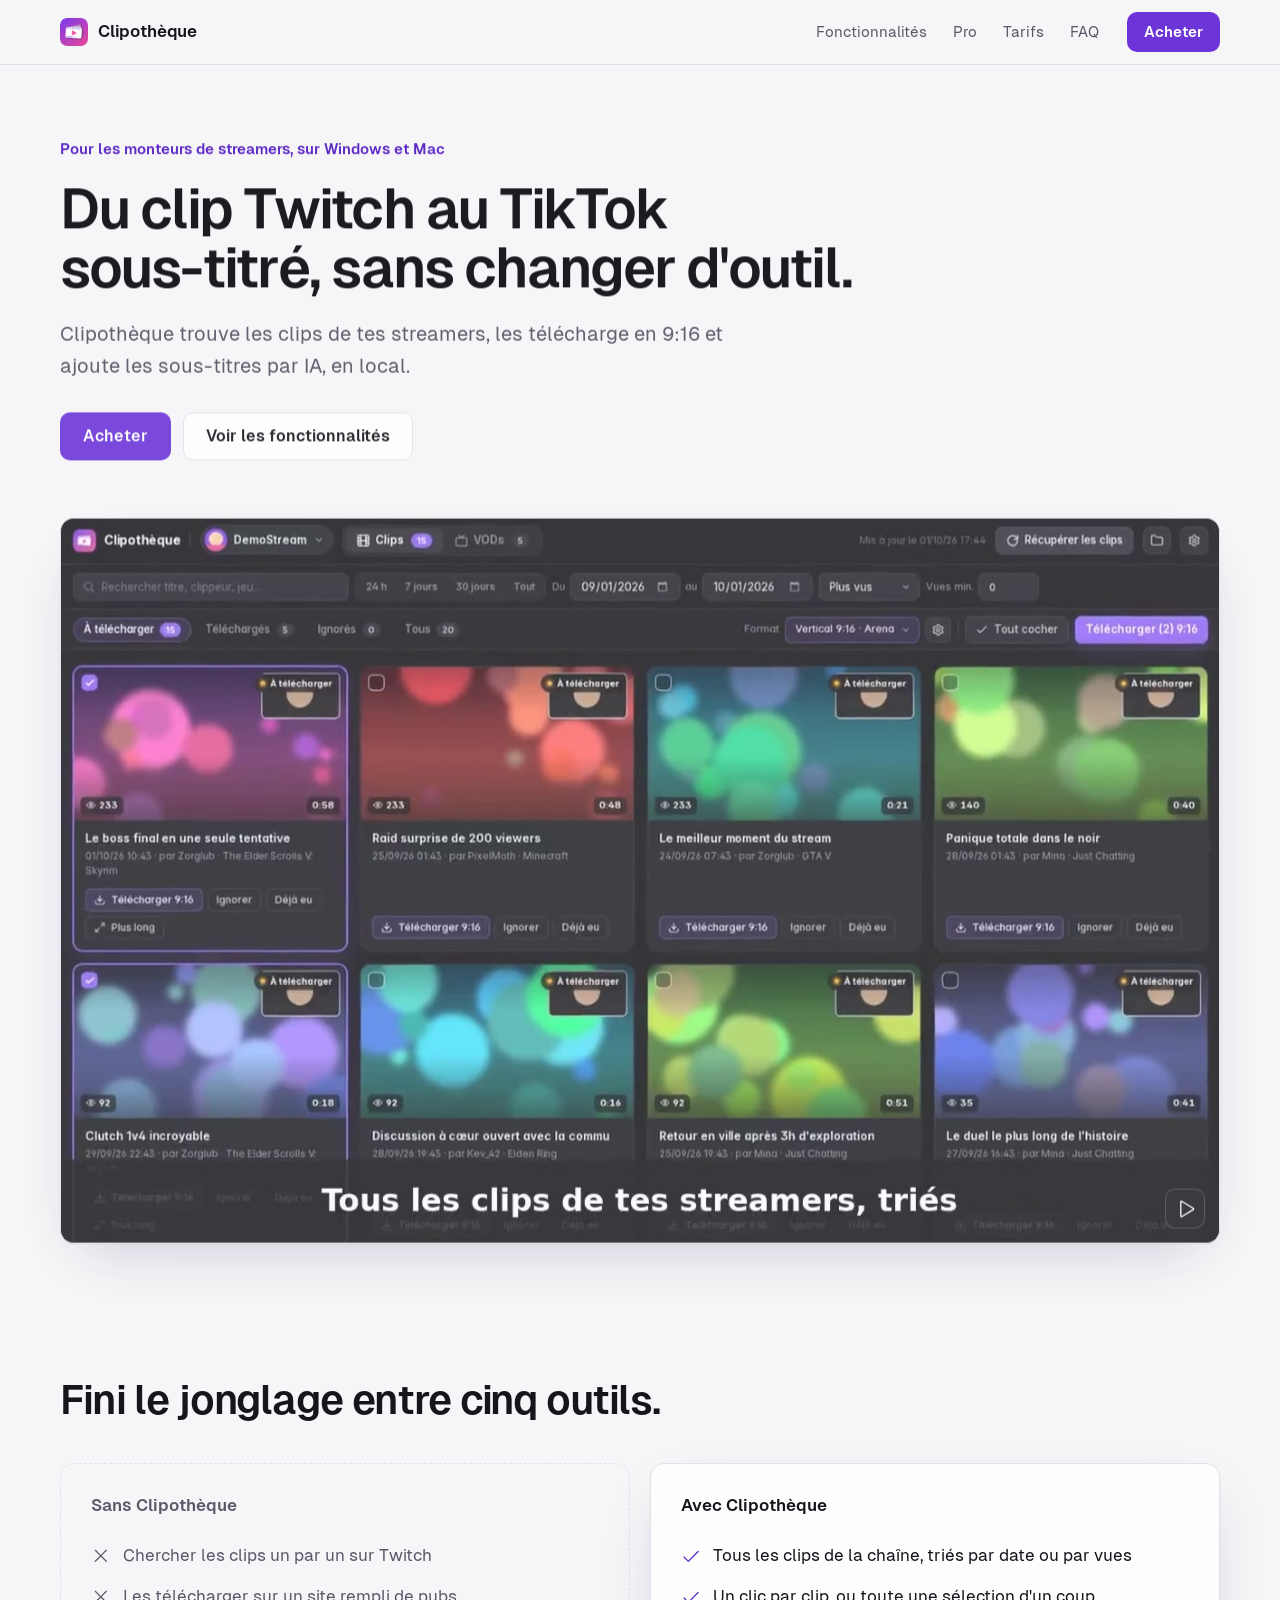
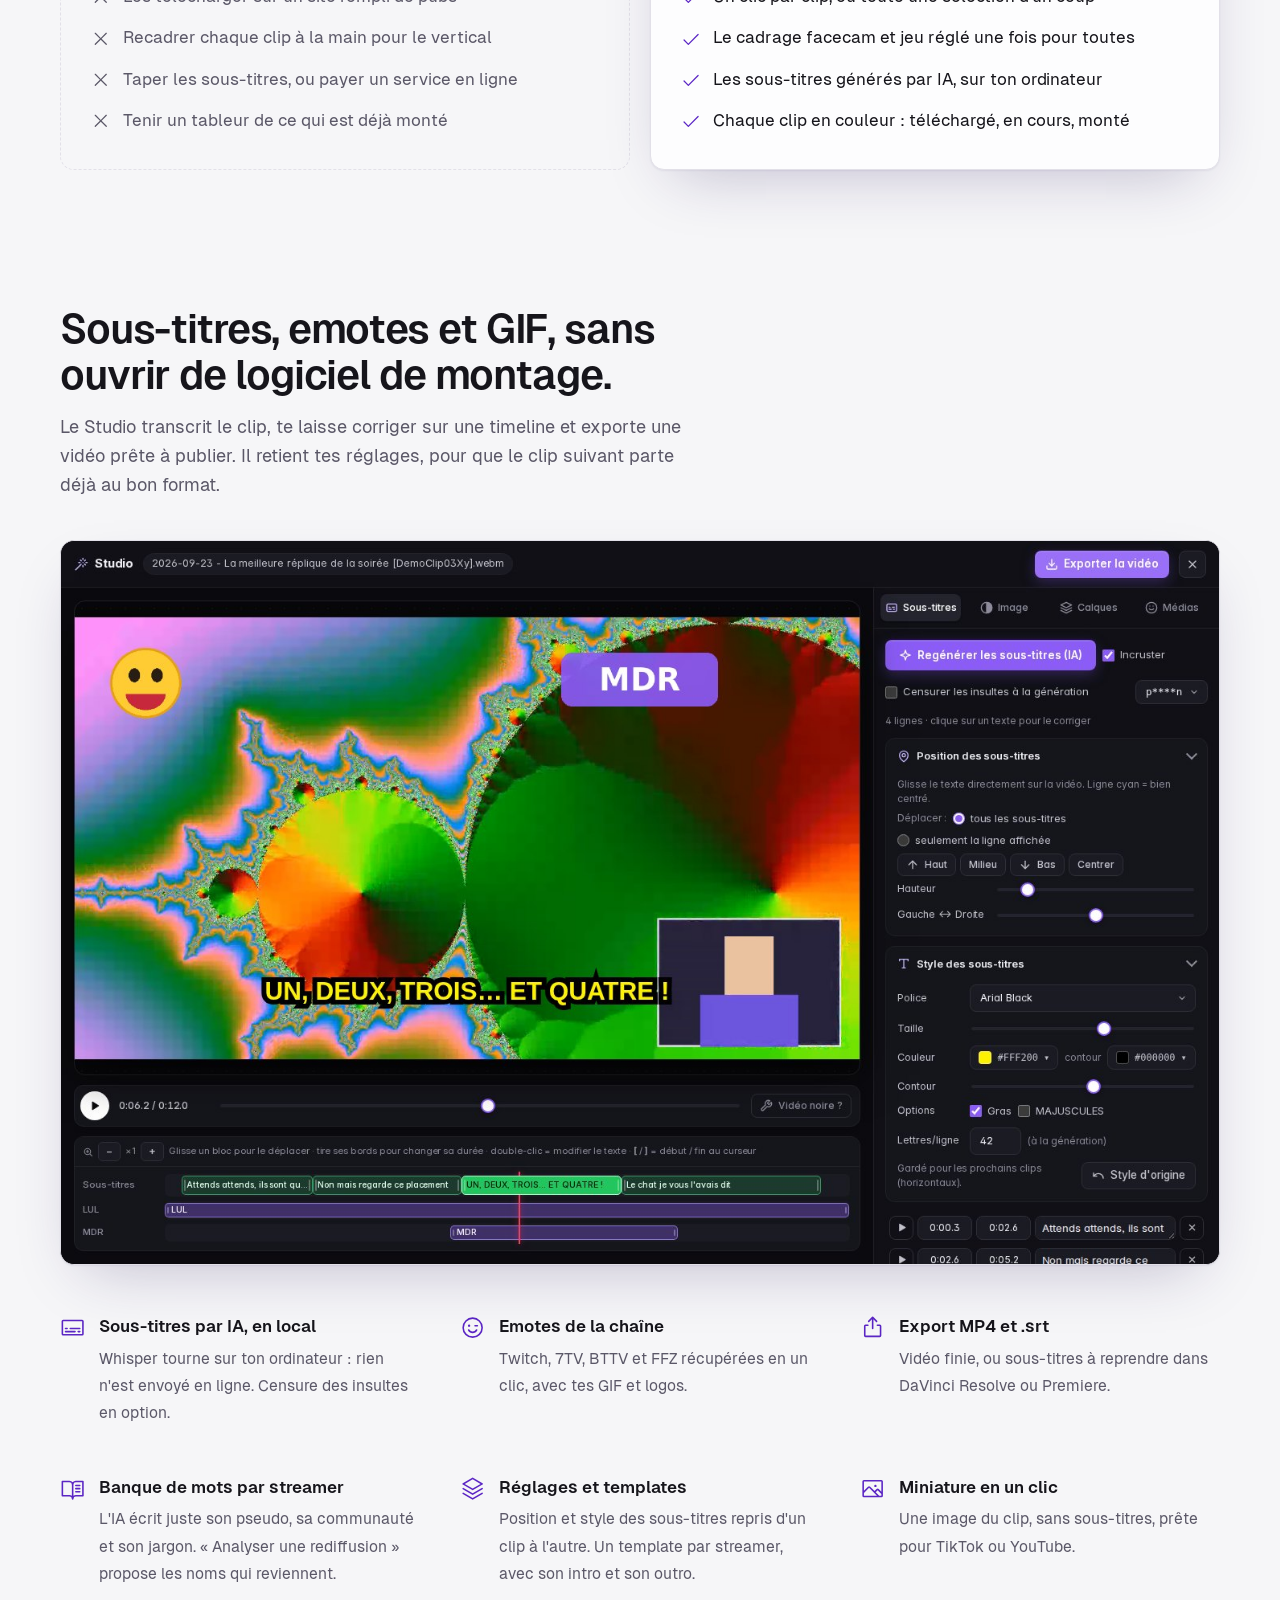
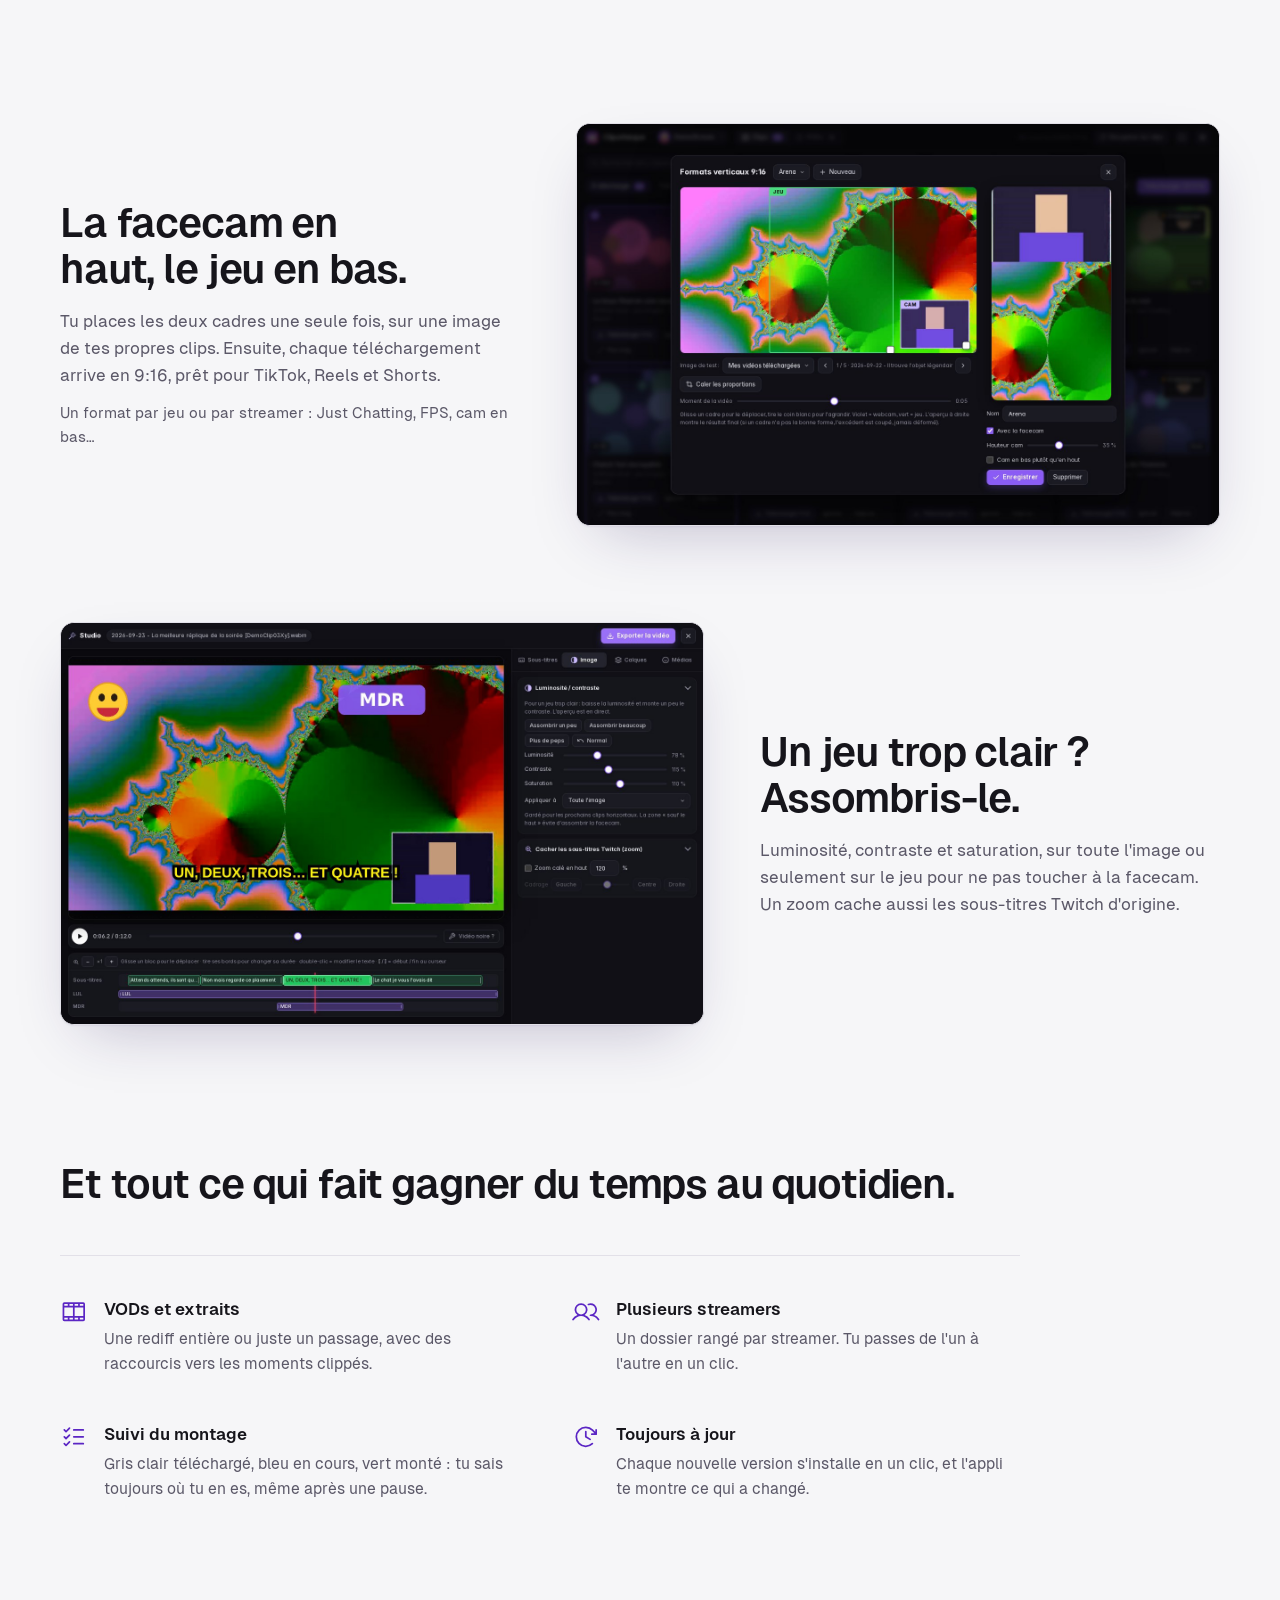
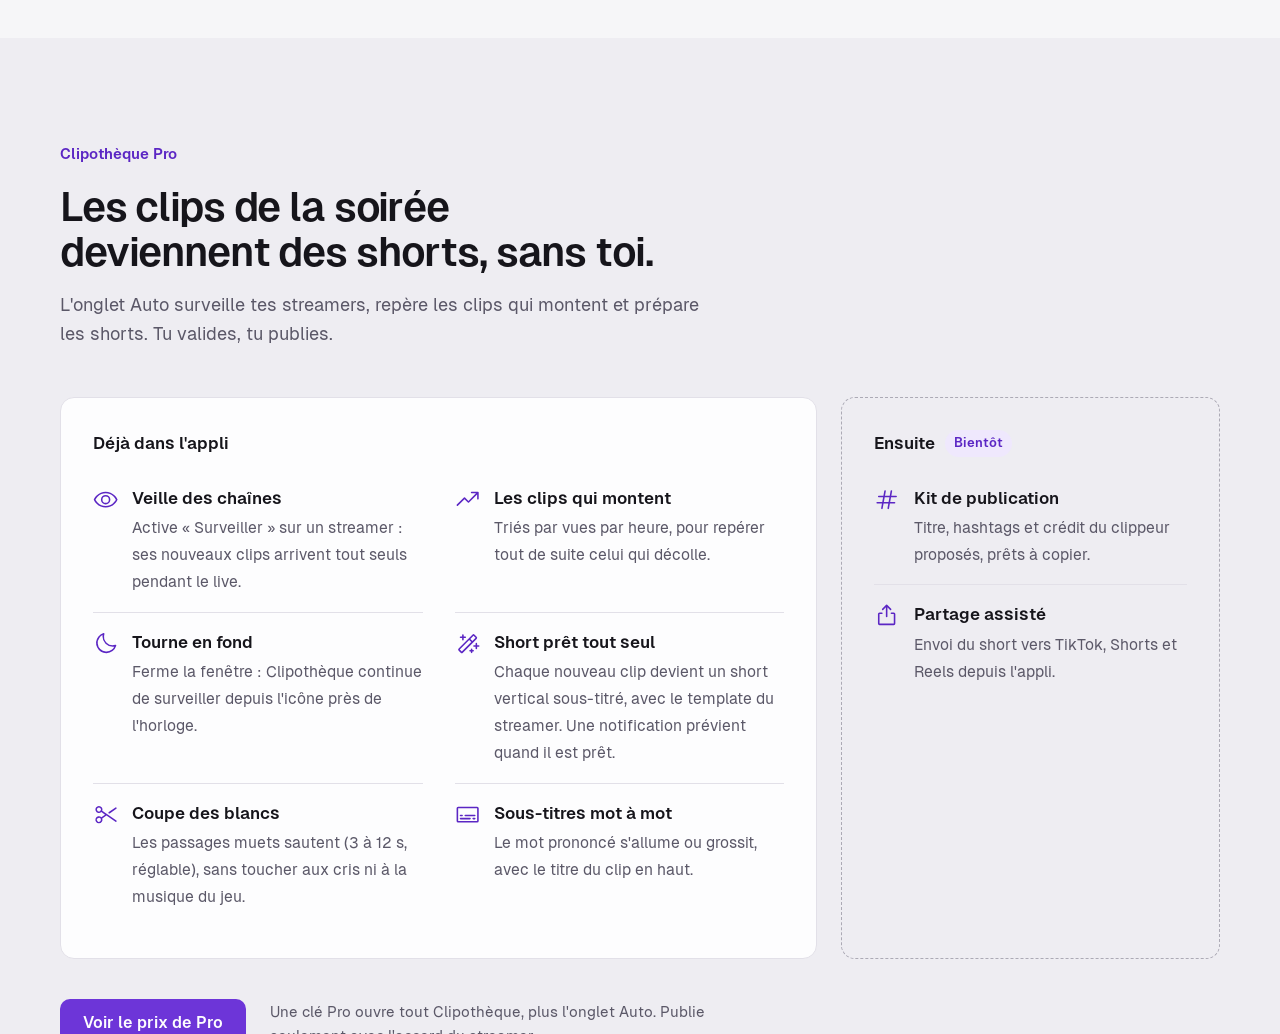
<file: index.html>
<!doctype html><html lang="fr"><head><meta charset="utf-8"><title>Clipothèque</title><meta http-equiv="refresh" content="0; url=clipotheque/"><link rel="canonical" href="clipotheque/"></head><body><a href="clipotheque/">Clipothèque</a></body></html>
</file>
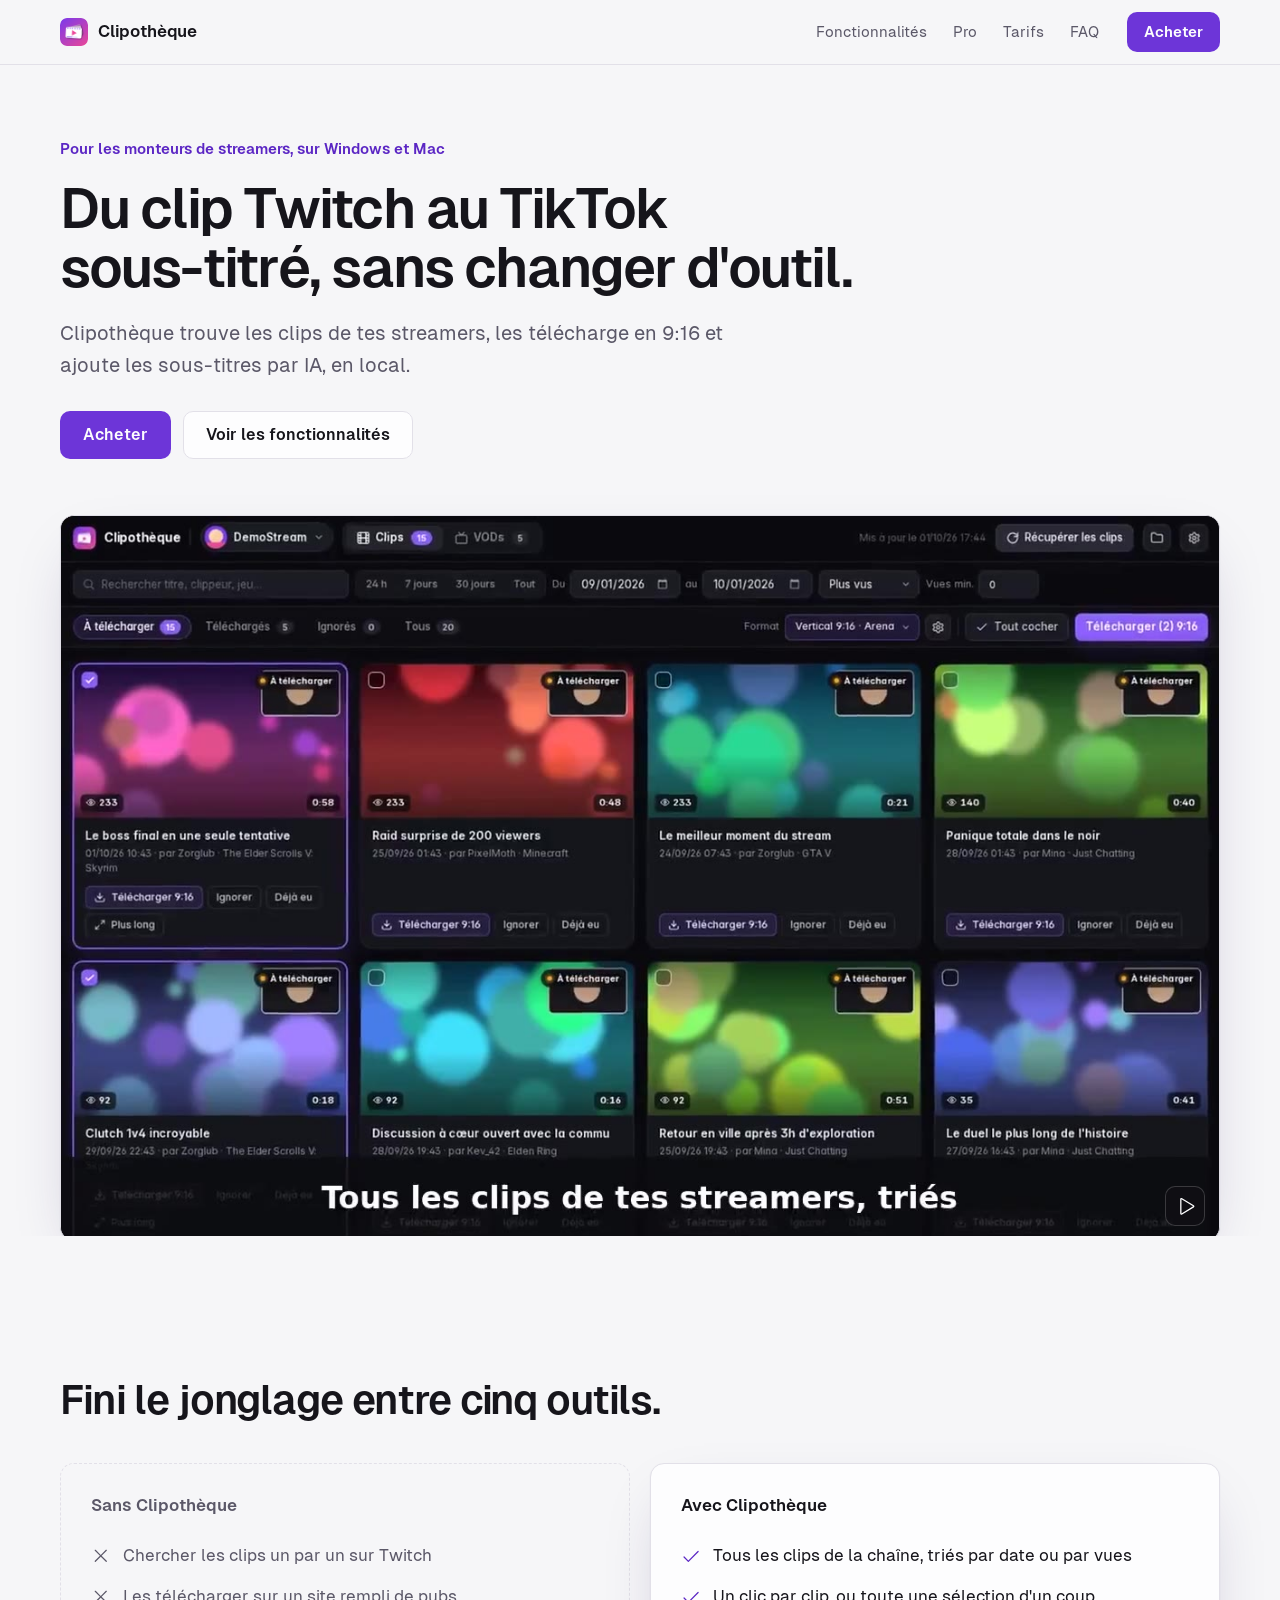
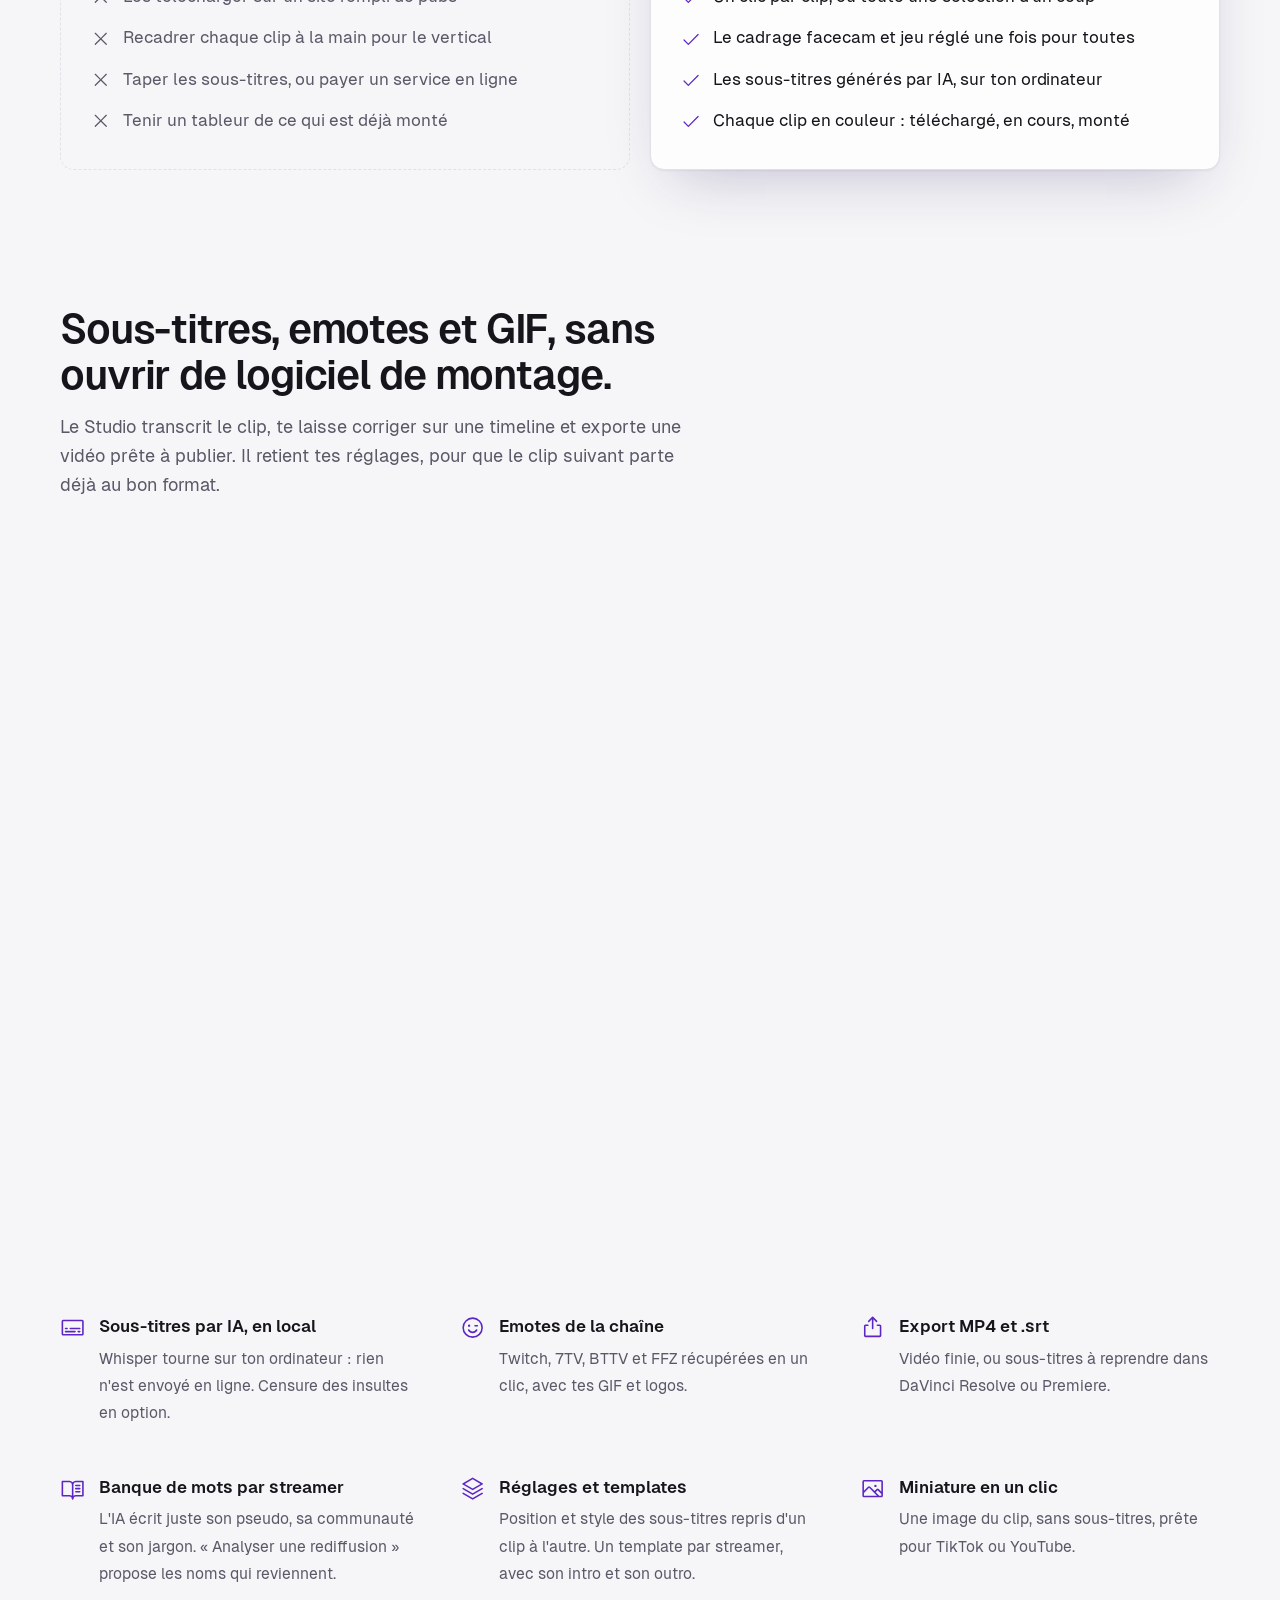
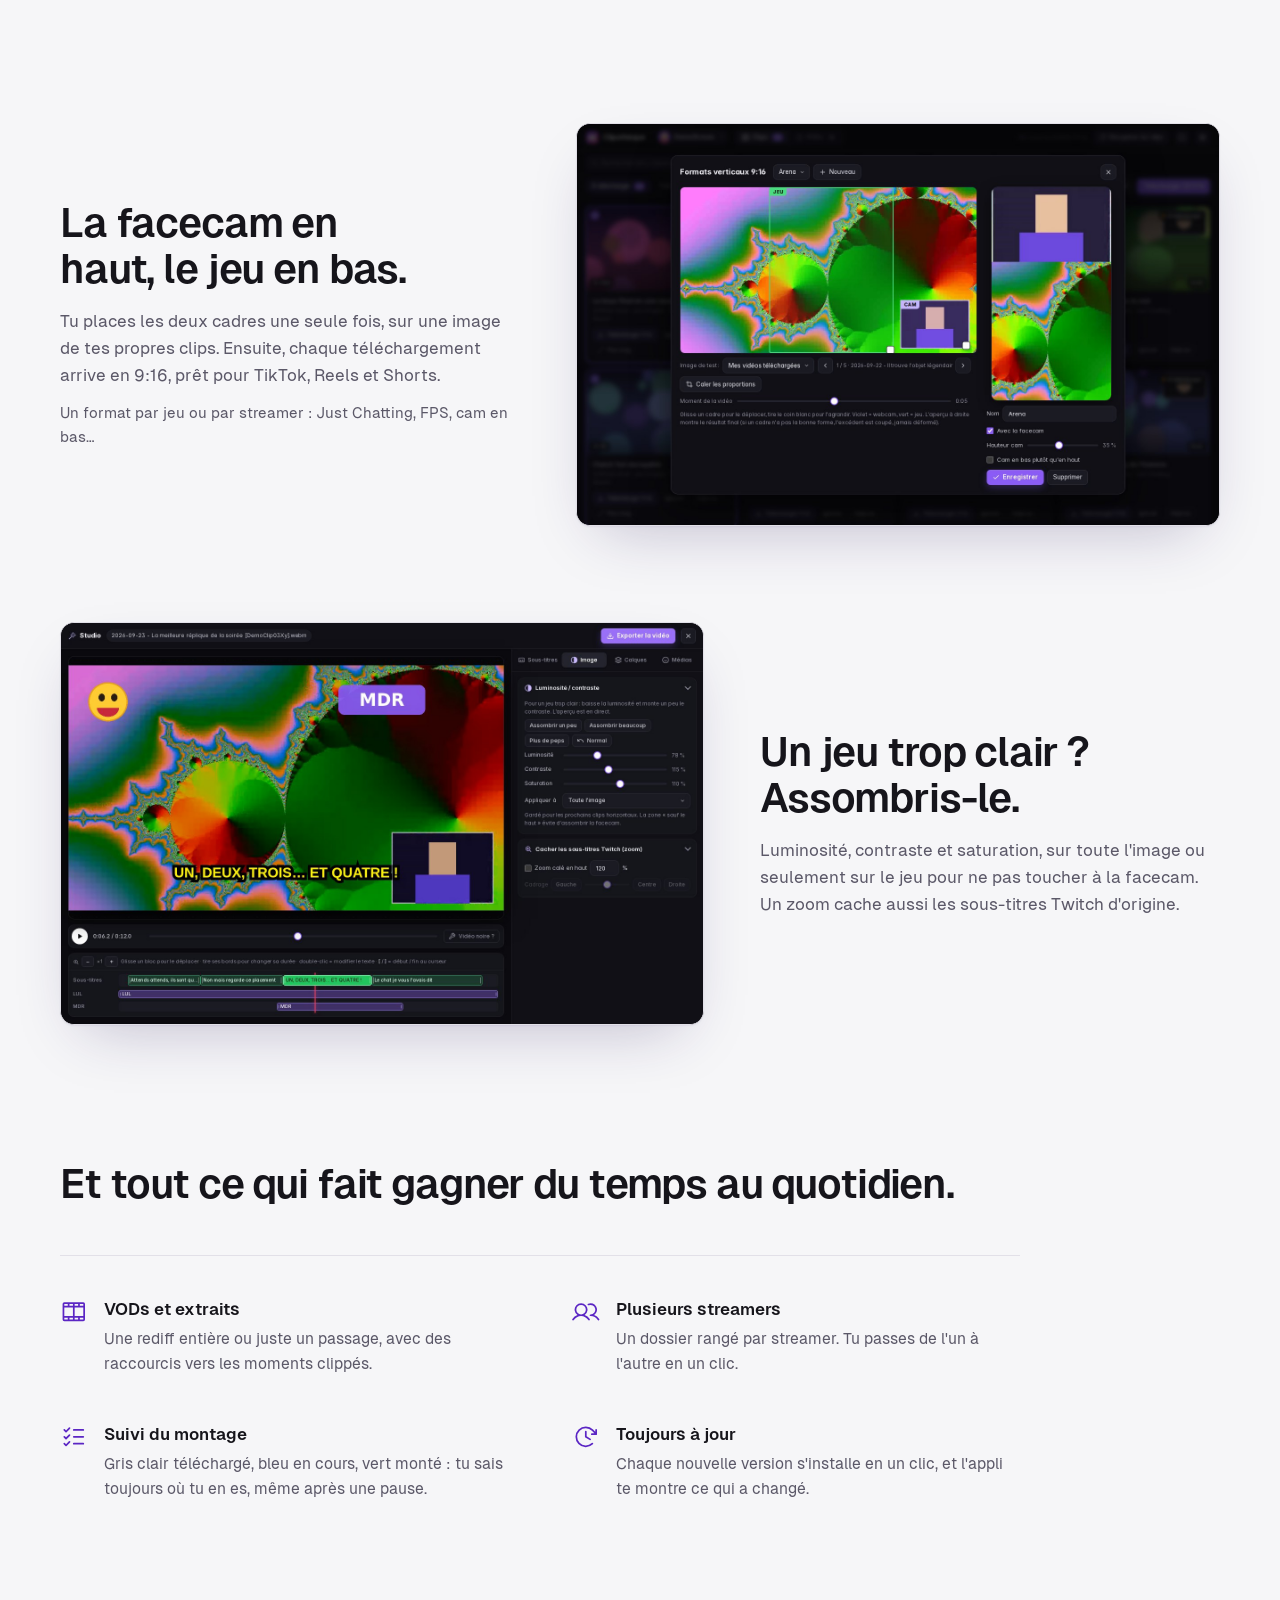
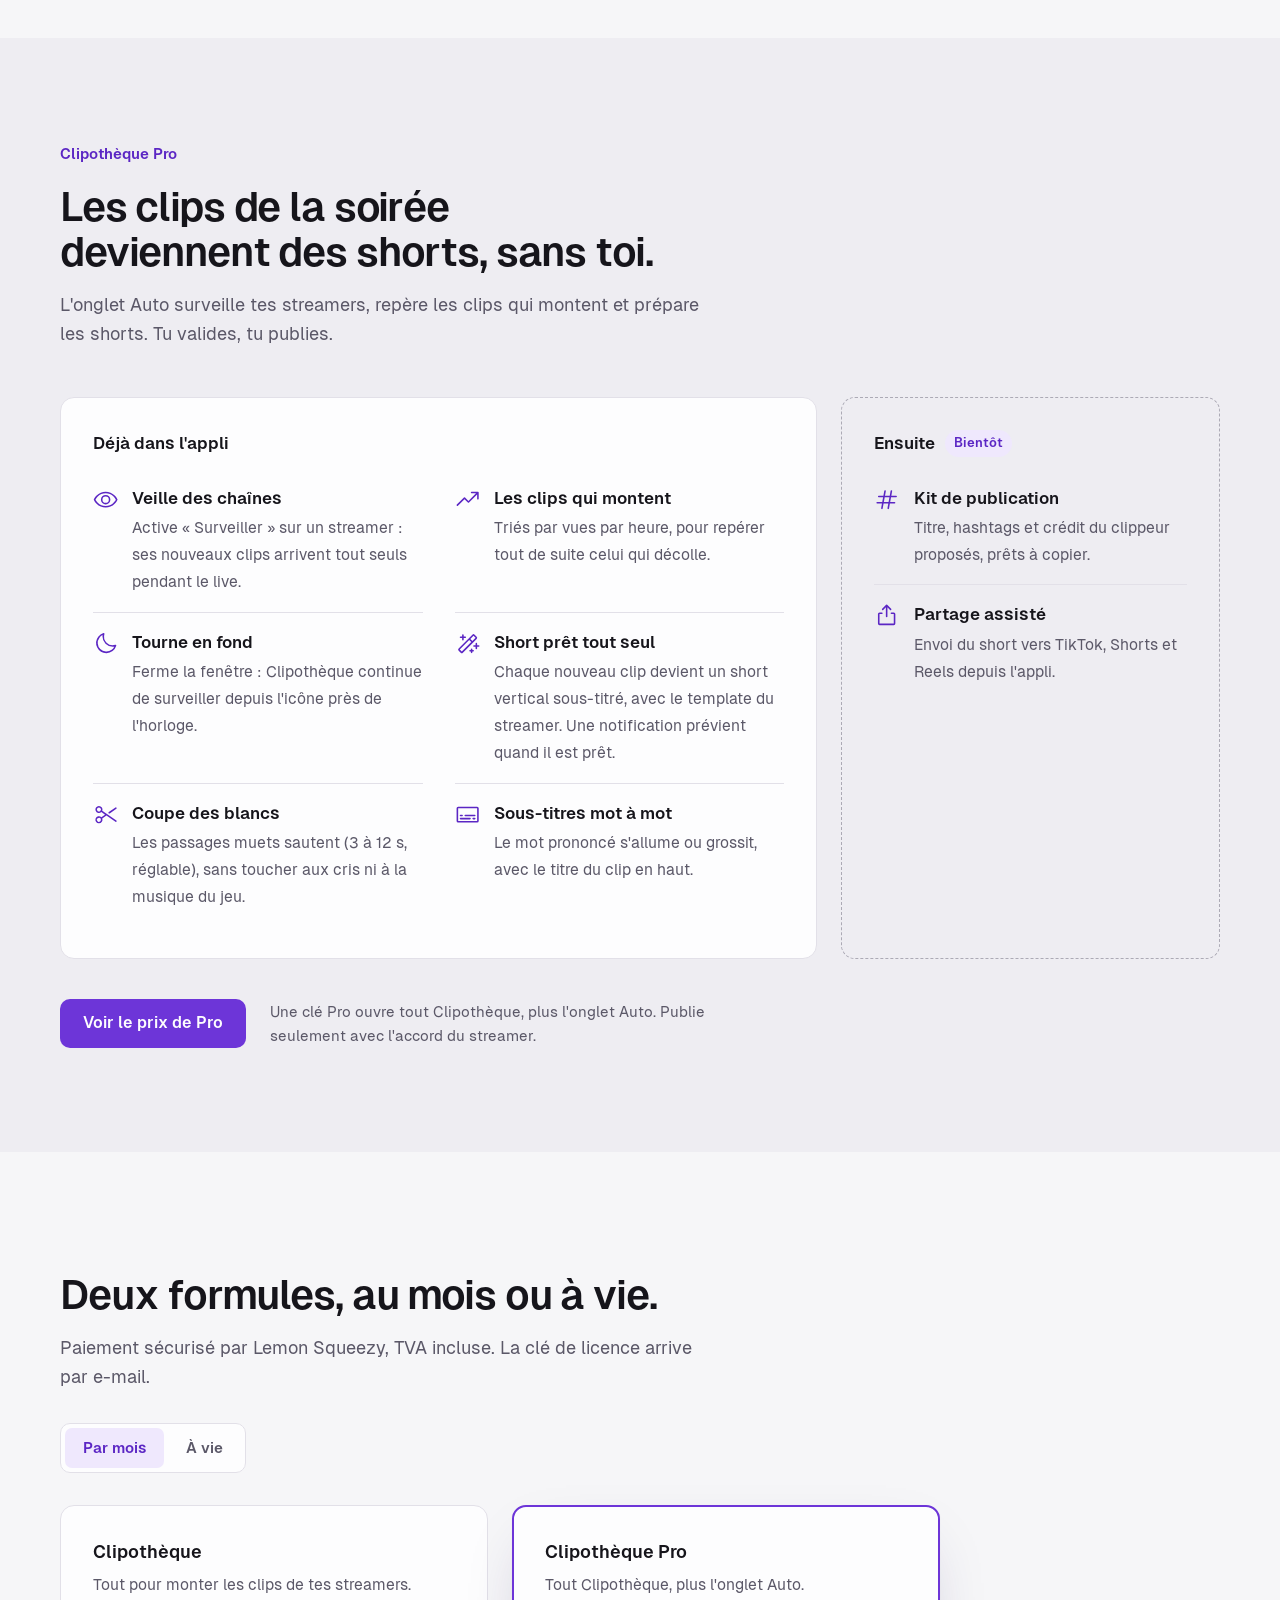
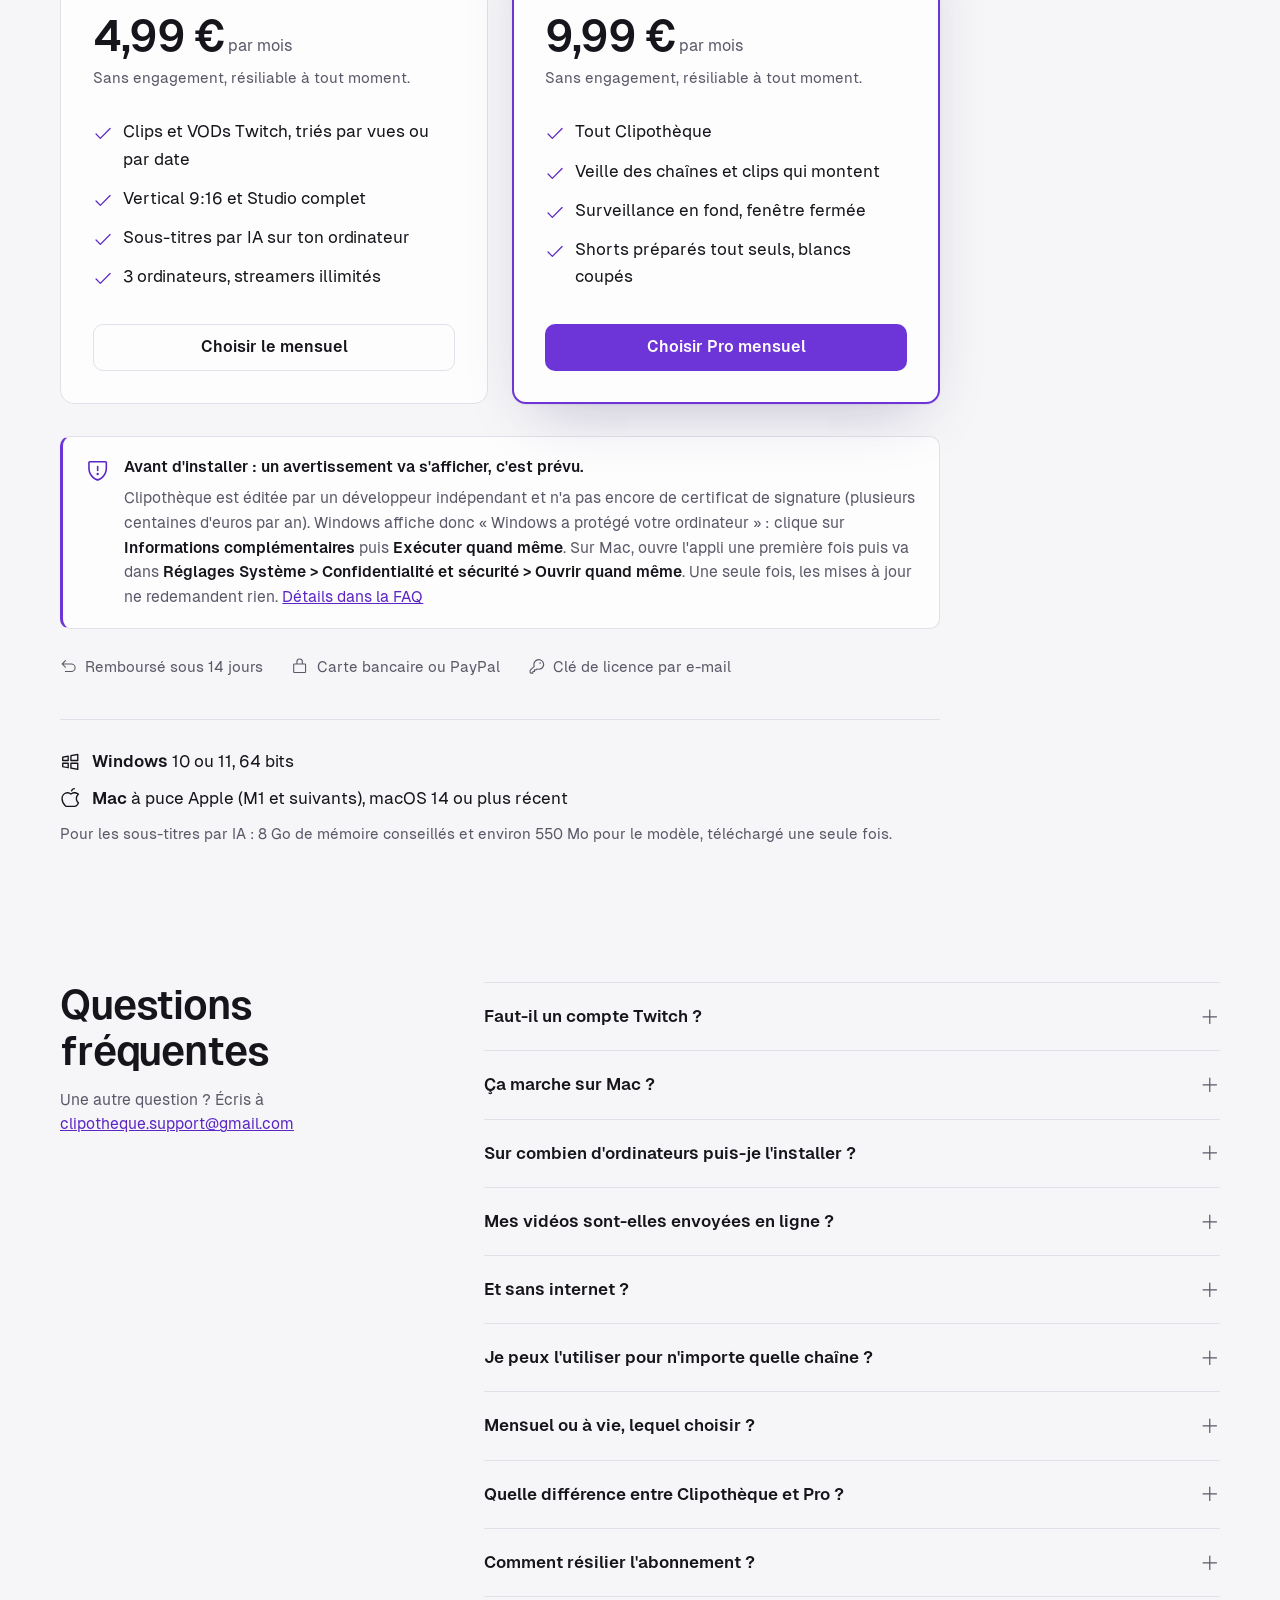
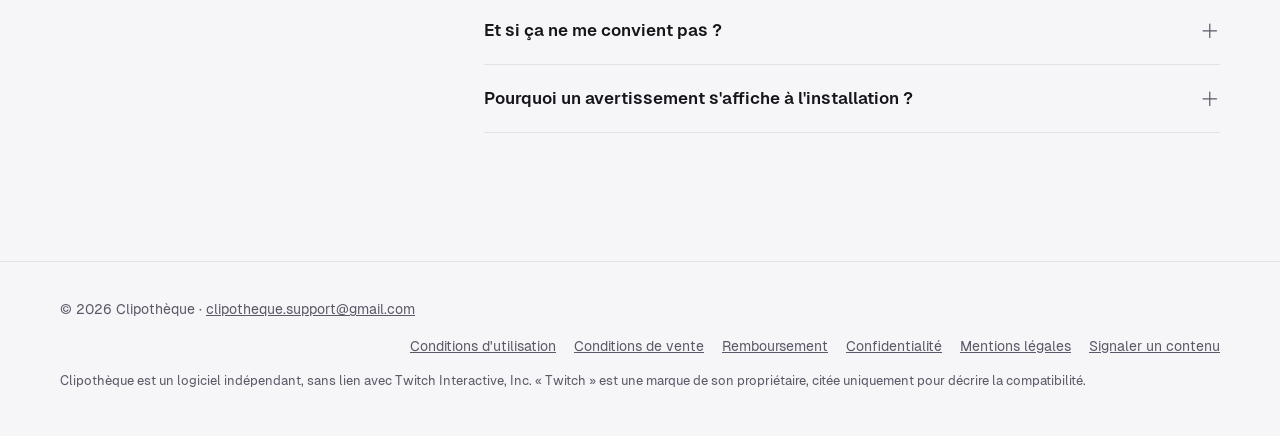
<file: clipotheque/index.html>
<!doctype html>
<html lang="fr">
<head>
<meta charset="utf-8">
<meta name="viewport" content="width=device-width,initial-scale=1">
<title>Clipothèque : du clip Twitch au TikTok sous-titré</title>
<meta name="description" content="Application pour monteurs de streamers, sur Windows et Mac : clips et VODs Twitch triés, téléchargement en vertical 9:16, sous-titres par IA en local, emotes et GIF. Dès 4,99 € par mois ou 50 € à vie.">
<meta name="theme-color" content="#f6f6f8" media="(prefers-color-scheme: light)">
<meta name="theme-color" content="#111015" media="(prefers-color-scheme: dark)">
<link rel="canonical" href="https://jetasque.github.io/clipotheque/">
<meta property="og:title" content="Clipothèque : du clip Twitch au TikTok sous-titré">
<meta property="og:description" content="Trouver, télécharger, passer en 9:16 et sous-titrer les clips de tes streamers, dans une seule appli. Dès 4,99 € par mois ou 50 € à vie.">
<meta property="og:image" content="https://jetasque.github.io/clipotheque/img/partage.jpg">
<meta property="og:type" content="website">
<meta property="og:locale" content="fr_FR">
<meta name="twitter:card" content="summary_large_image">
<link rel="icon" href="img/favicon.png">
<link rel="preload" href="polices/geist-600.woff2" as="font" type="font/woff2" crossorigin>
<link rel="stylesheet" href="style.css">
<script src="config.js"></script>
<script type="application/ld+json">
{"@context":"https://schema.org","@type":"SoftwareApplication","name":"Clipothèque","operatingSystem":"Windows 10, Windows 11, macOS 14 (Apple Silicon)","applicationCategory":"MultimediaApplication","inLanguage":"fr","url":"https://jetasque.github.io/clipotheque/","image":"https://jetasque.github.io/clipotheque/img/partage.jpg","description":"Application pour monteurs de streamers : clips et VODs Twitch, format vertical 9:16, sous-titres par IA en local, emotes et GIF.","offers":[{"@type":"Offer","name":"Mensuel","price":"4.99","priceCurrency":"EUR"},{"@type":"Offer","name":"À vie","price":"50","priceCurrency":"EUR"},{"@type":"Offer","name":"Pro mensuel","price":"9.99","priceCurrency":"EUR"},{"@type":"Offer","name":"Pro à vie","price":"89","priceCurrency":"EUR"}]}
</script>
</head>
<body>
<a class="evitement" href="#contenu">Aller au contenu</a>

<nav class="barre"><div class="conteneur">
  <a class="marque" href="#" translate="no"><img src="img/icone.png" alt="" width="28" height="28">Clipothèque</a>
  <div class="liens"><a href="#fonctionnalites">Fonctionnalités</a><a href="#pro">Pro</a><a href="#prix">Tarifs</a><a href="#faq">FAQ</a></div>
  <a class="btn pri" href="#prix">Acheter</a>
</div></nav>

<main id="contenu">

<header class="hero"><div class="conteneur">
  <div class="hero-texte">
    <p class="surtitre">Pour les monteurs de streamers, sur Windows et Mac</p>
    <h1>Du clip Twitch au TikTok <span class="insecable">sous-titré</span>, sans changer d'outil.</h1>
    <p class="chapeau">Clipothèque trouve les clips de tes streamers, les télécharge en 9:16 et ajoute les <span class="insecable">sous-titres</span> par IA, en local.</p>
    <div class="actions">
      <a class="btn pri grand" href="#prix">Acheter</a>
      <a class="btn sec grand" href="#fonctionnalites">Voir les fonctionnalités</a>
    </div>
  </div>
  <figure class="ecran hero-ecran">
    <video id="demo" src="video/demo.mp4" poster="video/demo-affiche.jpg" width="1280" height="800" muted loop playsinline preload="none" controls aria-label="Démonstration : la liste des clips, le cadrage vertical 9:16 puis le Studio de sous-titres"></video>
    <button class="lecture" type="button" hidden aria-label="Mettre la démo en pause"><svg class="ic" aria-hidden="true" focusable="false" xmlns="http://www.w3.org/2000/svg" viewBox="0 0 256 256" fill="currentColor"><path d="M200,32H160a16,16,0,0,0-16,16V208a16,16,0,0,0,16,16h40a16,16,0,0,0,16-16V48A16,16,0,0,0,200,32Zm0,176H160V48h40ZM96,32H56A16,16,0,0,0,40,48V208a16,16,0,0,0,16,16H96a16,16,0,0,0,16-16V48A16,16,0,0,0,96,32Zm0,176H56V48H96Z"/></svg><svg class="ic" aria-hidden="true" focusable="false" xmlns="http://www.w3.org/2000/svg" viewBox="0 0 256 256" fill="currentColor"><path d="M232.4,114.49,88.32,26.35a16,16,0,0,0-16.2-.3A15.86,15.86,0,0,0,64,39.87V216.13A15.94,15.94,0,0,0,80,232a16.07,16.07,0,0,0,8.36-2.35L232.4,141.51a15.81,15.81,0,0,0,0-27ZM80,215.94V40l143.83,88Z"/></svg></button>
  </figure>
</div></header>

<section class="avap" aria-labelledby="t-avap"><div class="conteneur">
  <h2 id="t-avap">Fini le jonglage entre cinq outils.</h2>
  <div class="comparaison">
    <div class="colonne avant">
      <h3>Sans Clipothèque</h3>
      <ul>
        <li><svg class="ic" aria-hidden="true" focusable="false" xmlns="http://www.w3.org/2000/svg" viewBox="0 0 256 256" fill="currentColor"><path d="M205.66,194.34a8,8,0,0,1-11.32,11.32L128,139.31,61.66,205.66a8,8,0,0,1-11.32-11.32L116.69,128,50.34,61.66A8,8,0,0,1,61.66,50.34L128,116.69l66.34-66.35a8,8,0,0,1,11.32,11.32L139.31,128Z"/></svg>Chercher les clips un par un sur Twitch</li>
        <li><svg class="ic" aria-hidden="true" focusable="false" xmlns="http://www.w3.org/2000/svg" viewBox="0 0 256 256" fill="currentColor"><path d="M205.66,194.34a8,8,0,0,1-11.32,11.32L128,139.31,61.66,205.66a8,8,0,0,1-11.32-11.32L116.69,128,50.34,61.66A8,8,0,0,1,61.66,50.34L128,116.69l66.34-66.35a8,8,0,0,1,11.32,11.32L139.31,128Z"/></svg>Les télécharger sur un site rempli de pubs</li>
        <li><svg class="ic" aria-hidden="true" focusable="false" xmlns="http://www.w3.org/2000/svg" viewBox="0 0 256 256" fill="currentColor"><path d="M205.66,194.34a8,8,0,0,1-11.32,11.32L128,139.31,61.66,205.66a8,8,0,0,1-11.32-11.32L116.69,128,50.34,61.66A8,8,0,0,1,61.66,50.34L128,116.69l66.34-66.35a8,8,0,0,1,11.32,11.32L139.31,128Z"/></svg>Recadrer chaque clip à la main pour le vertical</li>
        <li><svg class="ic" aria-hidden="true" focusable="false" xmlns="http://www.w3.org/2000/svg" viewBox="0 0 256 256" fill="currentColor"><path d="M205.66,194.34a8,8,0,0,1-11.32,11.32L128,139.31,61.66,205.66a8,8,0,0,1-11.32-11.32L116.69,128,50.34,61.66A8,8,0,0,1,61.66,50.34L128,116.69l66.34-66.35a8,8,0,0,1,11.32,11.32L139.31,128Z"/></svg>Taper les sous-titres, ou payer un service en ligne</li>
        <li><svg class="ic" aria-hidden="true" focusable="false" xmlns="http://www.w3.org/2000/svg" viewBox="0 0 256 256" fill="currentColor"><path d="M205.66,194.34a8,8,0,0,1-11.32,11.32L128,139.31,61.66,205.66a8,8,0,0,1-11.32-11.32L116.69,128,50.34,61.66A8,8,0,0,1,61.66,50.34L128,116.69l66.34-66.35a8,8,0,0,1,11.32,11.32L139.31,128Z"/></svg>Tenir un tableur de ce qui est déjà monté</li>
      </ul>
    </div>
    <div class="colonne avec">
      <h3>Avec Clipothèque</h3>
      <ul>
        <li><svg class="ic" aria-hidden="true" focusable="false" xmlns="http://www.w3.org/2000/svg" viewBox="0 0 256 256" fill="currentColor"><path d="M229.66,77.66l-128,128a8,8,0,0,1-11.32,0l-56-56a8,8,0,0,1,11.32-11.32L96,188.69,218.34,66.34a8,8,0,0,1,11.32,11.32Z"/></svg>Tous les clips de la chaîne, triés par date ou par vues</li>
        <li><svg class="ic" aria-hidden="true" focusable="false" xmlns="http://www.w3.org/2000/svg" viewBox="0 0 256 256" fill="currentColor"><path d="M229.66,77.66l-128,128a8,8,0,0,1-11.32,0l-56-56a8,8,0,0,1,11.32-11.32L96,188.69,218.34,66.34a8,8,0,0,1,11.32,11.32Z"/></svg>Un clic par clip, ou toute une sélection d'un coup</li>
        <li><svg class="ic" aria-hidden="true" focusable="false" xmlns="http://www.w3.org/2000/svg" viewBox="0 0 256 256" fill="currentColor"><path d="M229.66,77.66l-128,128a8,8,0,0,1-11.32,0l-56-56a8,8,0,0,1,11.32-11.32L96,188.69,218.34,66.34a8,8,0,0,1,11.32,11.32Z"/></svg>Le cadrage facecam et jeu réglé une fois pour toutes</li>
        <li><svg class="ic" aria-hidden="true" focusable="false" xmlns="http://www.w3.org/2000/svg" viewBox="0 0 256 256" fill="currentColor"><path d="M229.66,77.66l-128,128a8,8,0,0,1-11.32,0l-56-56a8,8,0,0,1,11.32-11.32L96,188.69,218.34,66.34a8,8,0,0,1,11.32,11.32Z"/></svg>Les sous-titres générés par IA, sur ton ordinateur</li>
        <li><svg class="ic" aria-hidden="true" focusable="false" xmlns="http://www.w3.org/2000/svg" viewBox="0 0 256 256" fill="currentColor"><path d="M229.66,77.66l-128,128a8,8,0,0,1-11.32,0l-56-56a8,8,0,0,1,11.32-11.32L96,188.69,218.34,66.34a8,8,0,0,1,11.32,11.32Z"/></svg>Chaque clip en couleur&nbsp;: téléchargé, en cours, monté</li>
      </ul>
    </div>
  </div>
</div></section>

<section id="fonctionnalites" class="studio" aria-labelledby="t-studio"><div class="conteneur">
  <h2 id="t-studio">Sous-titres, emotes et GIF, sans ouvrir de logiciel de montage.</h2>
  <p class="texte-section">Le Studio transcrit le clip, te laisse corriger sur une timeline et exporte une vidéo prête à publier. Il retient tes réglages, pour que le clip suivant parte déjà au bon format.</p>
  <figure class="ecran"><img src="img/capture-studio.jpg" alt="Le Studio : sous-titres jaunes incrustés, emote et texte MDR sur la vidéo, timeline des sous-titres en bas" width="1440" height="900" loading="lazy"></figure>
  <ul class="points">
    <li><svg class="ic" aria-hidden="true" focusable="false" xmlns="http://www.w3.org/2000/svg" viewBox="0 0 256 256" fill="currentColor"><path d="M224,48H32A16,16,0,0,0,16,64V192a16,16,0,0,0,16,16H224a16,16,0,0,0,16-16V64A16,16,0,0,0,224,48Zm0,144H32V64H224V192ZM48,136a8,8,0,0,1,8-8H72a8,8,0,0,1,0,16H56A8,8,0,0,1,48,136Zm160,0a8,8,0,0,1-8,8H104a8,8,0,0,1,0-16h96A8,8,0,0,1,208,136Zm-48,32a8,8,0,0,1-8,8H56a8,8,0,0,1,0-16h96A8,8,0,0,1,160,168Zm48,0a8,8,0,0,1-8,8H184a8,8,0,0,1,0-16h16A8,8,0,0,1,208,168Z"/></svg><div><b>Sous-titres par IA, en local</b><span>Whisper tourne sur ton ordinateur&nbsp;: rien n'est envoyé en ligne. Censure des insultes en option.</span></div></li>
    <li><svg class="ic" aria-hidden="true" focusable="false" xmlns="http://www.w3.org/2000/svg" viewBox="0 0 256 256" fill="currentColor"><path d="M128,24A104,104,0,1,0,232,128,104.11,104.11,0,0,0,128,24Zm0,192a88,88,0,1,1,88-88A88.1,88.1,0,0,1,128,216ZM80,108a12,12,0,1,1,12,12A12,12,0,0,1,80,108Zm104,0a8,8,0,0,1-8,8H152a8,8,0,0,1,0-16h24A8,8,0,0,1,184,108Zm-9.08,48c-10.29,17.79-27.39,28-46.92,28s-36.63-10.2-46.93-28a8,8,0,1,1,13.86-8c7.46,12.91,19.2,20,33.07,20s25.61-7.1,33.08-20a8,8,0,1,1,13.84,8Z"/></svg><div><b>Emotes de la chaîne</b><span>Twitch, 7TV, BTTV et FFZ récupérées en un clic, avec tes GIF et logos.</span></div></li>
    <li><svg class="ic" aria-hidden="true" focusable="false" xmlns="http://www.w3.org/2000/svg" viewBox="0 0 256 256" fill="currentColor"><path d="M216,112v96a16,16,0,0,1-16,16H56a16,16,0,0,1-16-16V112A16,16,0,0,1,56,96H80a8,8,0,0,1,0,16H56v96H200V112H176a8,8,0,0,1,0-16h24A16,16,0,0,1,216,112ZM93.66,69.66,120,43.31V136a8,8,0,0,0,16,0V43.31l26.34,26.35a8,8,0,0,0,11.32-11.32l-40-40a8,8,0,0,0-11.32,0l-40,40A8,8,0,0,0,93.66,69.66Z"/></svg><div><b>Export MP4 et .srt</b><span>Vidéo finie, ou sous-titres à reprendre dans DaVinci Resolve ou Premiere.</span></div></li>
    <li><svg class="ic" aria-hidden="true" focusable="false" xmlns="http://www.w3.org/2000/svg" viewBox="0 0 256 256" fill="currentColor"><path d="M232,48H160a40,40,0,0,0-32,16A40,40,0,0,0,96,48H24a8,8,0,0,0-8,8V200a8,8,0,0,0,8,8H96a24,24,0,0,1,24,24,8,8,0,0,0,16,0,24,24,0,0,1,24-24h72a8,8,0,0,0,8-8V56A8,8,0,0,0,232,48ZM96,192H32V64H96a24,24,0,0,1,24,24V200A39.81,39.81,0,0,0,96,192Zm128,0H160a39.81,39.81,0,0,0-24,8V88a24,24,0,0,1,24-24h64ZM160,88h40a8,8,0,0,1,0,16H160a8,8,0,0,1,0-16Zm48,40a8,8,0,0,1-8,8H160a8,8,0,0,1,0-16h40A8,8,0,0,1,208,128Zm0,32a8,8,0,0,1-8,8H160a8,8,0,0,1,0-16h40A8,8,0,0,1,208,160Z"/></svg><div><b>Banque de mots par streamer</b><span>L'IA écrit juste son pseudo, sa communauté et son jargon. « Analyser une rediffusion » propose les noms qui reviennent.</span></div></li>
    <li><svg class="ic" aria-hidden="true" focusable="false" xmlns="http://www.w3.org/2000/svg" viewBox="0 0 256 256" fill="currentColor"><path d="M230.91,172A8,8,0,0,1,228,182.91l-96,56a8,8,0,0,1-8.06,0l-96-56A8,8,0,0,1,36,169.09l92,53.65,92-53.65A8,8,0,0,1,230.91,172ZM220,121.09l-92,53.65L36,121.09A8,8,0,0,0,28,134.91l96,56a8,8,0,0,0,8.06,0l96-56A8,8,0,1,0,220,121.09ZM24,80a8,8,0,0,1,4-6.91l96-56a8,8,0,0,1,8.06,0l96,56a8,8,0,0,1,0,13.82l-96,56a8,8,0,0,1-8.06,0l-96-56A8,8,0,0,1,24,80Zm23.88,0L128,126.74,208.12,80,128,33.26Z"/></svg><div><b>Réglages et templates</b><span>Position et style des sous-titres repris d'un clip à l'autre. Un template par streamer, avec son intro et son outro.</span></div></li>
    <li><svg class="ic" aria-hidden="true" focusable="false" xmlns="http://www.w3.org/2000/svg" viewBox="0 0 256 256" fill="currentColor"><path d="M216,40H40A16,16,0,0,0,24,56V200a16,16,0,0,0,16,16H216a16,16,0,0,0,16-16V56A16,16,0,0,0,216,40Zm0,16V158.75l-26.07-26.06a16,16,0,0,0-22.63,0l-20,20-44-44a16,16,0,0,0-22.62,0L40,149.37V56ZM40,172l52-52,80,80H40Zm176,28H194.63l-36-36,20-20L216,181.38V200ZM144,100a12,12,0,1,1,12,12A12,12,0,0,1,144,100Z"/></svg><div><b>Miniature en un clic</b><span>Une image du clip, sans sous-titres, prête pour TikTok ou YouTube.</span></div></li>
  </ul>
</div></section>

<section class="detail" aria-labelledby="t-vertical"><div class="conteneur">
  <div class="split">
    <div class="split-texte">
      <h2 id="t-vertical">La facecam en haut, le jeu en bas.</h2>
      <p>Tu places les deux cadres une seule fois, sur une image de tes propres clips. Ensuite, chaque téléchargement arrive en 9:16, prêt pour TikTok, Reels et Shorts.</p>
      <p class="discret">Un format par jeu ou par streamer&nbsp;: Just Chatting, FPS, cam en bas…</p>
    </div>
    <figure class="ecran"><img src="img/capture-vertical.jpg" alt="Réglage du format vertical : cadre du jeu en vert, cadre de la caméra en violet, aperçu 9:16 à droite" width="1440" height="900" loading="lazy"></figure>
  </div>
  <div class="split inverse">
    <div class="split-texte">
      <h2>Un jeu trop clair&nbsp;? Assombris-le.</h2>
      <p>Luminosité, contraste et saturation, sur toute l'image ou seulement sur le jeu pour ne pas toucher à la facecam. Un zoom cache aussi les sous-titres Twitch d'origine.</p>
    </div>
    <figure class="ecran"><img src="img/capture-image.jpg" alt="Onglet Image du Studio : préréglages Assombrir un peu, Assombrir beaucoup, curseurs de luminosité et contraste" width="1440" height="900" loading="lazy"></figure>
  </div>
</div></section>

<section class="aussi" aria-labelledby="t-aussi"><div class="conteneur">
  <h2 id="t-aussi">Et tout ce qui fait gagner du temps au quotidien.</h2>
  <ul class="grille-aussi">
    <li><svg class="ic" aria-hidden="true" focusable="false" xmlns="http://www.w3.org/2000/svg" viewBox="0 0 256 256" fill="currentColor"><path d="M216,40H40A16,16,0,0,0,24,56V200a16,16,0,0,0,16,16H216a16,16,0,0,0,16-16V56A16,16,0,0,0,216,40ZM40,88h80v80H40Zm96-16V56h32V72Zm-16,0H88V56h32Zm0,112v16H88V184Zm16,0h32v16H136Zm0-16V88h80v80Zm80-96H184V56h32ZM72,56V72H40V56ZM40,184H72v16H40Zm176,16H184V184h32v16Z"/></svg><b>VODs et extraits</b><span>Une rediff entière ou juste un passage, avec des raccourcis vers les moments clippés.</span></li>
    <li><svg class="ic" aria-hidden="true" focusable="false" xmlns="http://www.w3.org/2000/svg" viewBox="0 0 256 256" fill="currentColor"><path d="M117.25,157.92a60,60,0,1,0-66.5,0A95.83,95.83,0,0,0,3.53,195.63a8,8,0,1,0,13.4,8.74,80,80,0,0,1,134.14,0,8,8,0,0,0,13.4-8.74A95.83,95.83,0,0,0,117.25,157.92ZM40,108a44,44,0,1,1,44,44A44.05,44.05,0,0,1,40,108Zm210.14,98.7a8,8,0,0,1-11.07-2.33A79.83,79.83,0,0,0,172,168a8,8,0,0,1,0-16,44,44,0,1,0-16.34-84.87,8,8,0,1,1-5.94-14.85,60,60,0,0,1,55.53,105.64,95.83,95.83,0,0,1,47.22,37.71A8,8,0,0,1,250.14,206.7Z"/></svg><b>Plusieurs streamers</b><span>Un dossier rangé par streamer. Tu passes de l'un à l'autre en un clic.</span></li>
    <li><svg class="ic" aria-hidden="true" focusable="false" xmlns="http://www.w3.org/2000/svg" viewBox="0 0 256 256" fill="currentColor"><path d="M224,128a8,8,0,0,1-8,8H128a8,8,0,0,1,0-16h88A8,8,0,0,1,224,128ZM128,72h88a8,8,0,0,0,0-16H128a8,8,0,0,0,0,16Zm88,112H128a8,8,0,0,0,0,16h88a8,8,0,0,0,0-16ZM82.34,42.34,56,68.69,45.66,58.34A8,8,0,0,0,34.34,69.66l16,16a8,8,0,0,0,11.32,0l32-32A8,8,0,0,0,82.34,42.34Zm0,64L56,132.69,45.66,122.34a8,8,0,0,0-11.32,11.32l16,16a8,8,0,0,0,11.32,0l32-32a8,8,0,0,0-11.32-11.32Zm0,64L56,196.69,45.66,186.34a8,8,0,0,0-11.32,11.32l16,16a8,8,0,0,0,11.32,0l32-32a8,8,0,0,0-11.32-11.32Z"/></svg><b>Suivi du montage</b><span>Gris clair téléchargé, bleu en cours, vert monté&nbsp;: tu sais toujours où tu en es, même après une pause.</span></li>
    <li><svg class="ic" aria-hidden="true" focusable="false" xmlns="http://www.w3.org/2000/svg" viewBox="0 0 256 256" fill="currentColor"><path d="M136,80v43.47l36.12,21.67a8,8,0,0,1-8.24,13.72l-40-24A8,8,0,0,1,120,128V80a8,8,0,0,1,16,0Zm88-24a8,8,0,0,0-8,8V82c-6.35-7.36-12.83-14.45-20.12-21.83a96,96,0,1,0-2,137.7,8,8,0,0,0-11-11.64A80,80,0,1,1,184.54,71.4C192.68,79.64,199.81,87.58,207,96H184a8,8,0,0,0,0,16h40a8,8,0,0,0,8-8V64A8,8,0,0,0,224,56Z"/></svg><b>Toujours à jour</b><span>Chaque nouvelle version s'installe en un clic, et l'appli te montre ce qui a changé.</span></li>
  </ul>
</div></section>

<section id="pro" class="pro" aria-labelledby="t-pro"><div class="conteneur">
  <p class="surtitre">Clipothèque Pro</p>
  <h2 id="t-pro">Les clips de la soirée deviennent des shorts, sans toi.</h2>
  <p class="texte-section">L'onglet Auto surveille tes streamers, repère les clips qui montent et prépare les shorts. Tu valides, tu publies.</p>
  <div class="pro-groupes">
    <div class="pro-groupe">
      <h3>Déjà dans l'appli</h3>
      <ul class="liste-pro deux">
      <li><svg class="ic" aria-hidden="true" focusable="false" xmlns="http://www.w3.org/2000/svg" viewBox="0 0 256 256" fill="currentColor"><path d="M247.31,124.76c-.35-.79-8.82-19.58-27.65-38.41C194.57,61.26,162.88,48,128,48S61.43,61.26,36.34,86.35C17.51,105.18,9,124,8.69,124.76a8,8,0,0,0,0,6.5c.35.79,8.82,19.57,27.65,38.4C61.43,194.74,93.12,208,128,208s66.57-13.26,91.66-38.34c18.83-18.83,27.3-37.61,27.65-38.4A8,8,0,0,0,247.31,124.76ZM128,192c-30.78,0-57.67-11.19-79.93-33.25A133.47,133.47,0,0,1,25,128,133.33,133.33,0,0,1,48.07,97.25C70.33,75.19,97.22,64,128,64s57.67,11.19,79.93,33.25A133.46,133.46,0,0,1,231.05,128C223.84,141.46,192.43,192,128,192Zm0-112a48,48,0,1,0,48,48A48.05,48.05,0,0,0,128,80Zm0,80a32,32,0,1,1,32-32A32,32,0,0,1,128,160Z"/></svg><div><b>Veille des chaînes</b><span>Active « Surveiller » sur un streamer&nbsp;: ses nouveaux clips arrivent tout seuls pendant le live.</span></div></li>
      <li><svg class="ic" aria-hidden="true" focusable="false" xmlns="http://www.w3.org/2000/svg" viewBox="0 0 256 256" fill="currentColor"><path d="M240,56v64a8,8,0,0,1-16,0V75.31l-82.34,82.35a8,8,0,0,1-11.32,0L96,123.31,29.66,189.66a8,8,0,0,1-11.32-11.32l72-72a8,8,0,0,1,11.32,0L136,140.69,212.69,64H168a8,8,0,0,1,0-16h64A8,8,0,0,1,240,56Z"/></svg><div><b>Les clips qui montent</b><span>Triés par vues par heure, pour repérer tout de suite celui qui décolle.</span></div></li>
      <li><svg class="ic" aria-hidden="true" focusable="false" xmlns="http://www.w3.org/2000/svg" viewBox="0 0 256 256" fill="currentColor"><path d="M233.54,142.23a8,8,0,0,0-8-2,88.08,88.08,0,0,1-109.8-109.8,8,8,0,0,0-10-10,104.84,104.84,0,0,0-52.91,37A104,104,0,0,0,136,224a103.09,103.09,0,0,0,62.52-20.88,104.84,104.84,0,0,0,37-52.91A8,8,0,0,0,233.54,142.23ZM188.9,190.34A88,88,0,0,1,65.66,67.11a89,89,0,0,1,31.4-26A106,106,0,0,0,96,56,104.11,104.11,0,0,0,200,160a106,106,0,0,0,14.92-1.06A89,89,0,0,1,188.9,190.34Z"/></svg><div><b>Tourne en fond</b><span>Ferme la fenêtre&nbsp;: Clipothèque continue de surveiller depuis l'icône près de l'horloge.</span></div></li>
      <li><svg class="ic" aria-hidden="true" focusable="false" xmlns="http://www.w3.org/2000/svg" viewBox="0 0 256 256" fill="currentColor"><path d="M48,64a8,8,0,0,1,8-8H72V40a8,8,0,0,1,16,0V56h16a8,8,0,0,1,0,16H88V88a8,8,0,0,1-16,0V72H56A8,8,0,0,1,48,64ZM184,192h-8v-8a8,8,0,0,0-16,0v8h-8a8,8,0,0,0,0,16h8v8a8,8,0,0,0,16,0v-8h8a8,8,0,0,0,0-16Zm56-48H224V128a8,8,0,0,0-16,0v16H192a8,8,0,0,0,0,16h16v16a8,8,0,0,0,16,0V160h16a8,8,0,0,0,0-16ZM219.31,80,80,219.31a16,16,0,0,1-22.62,0L36.68,198.63a16,16,0,0,1,0-22.63L176,36.69a16,16,0,0,1,22.63,0l20.68,20.68A16,16,0,0,1,219.31,80Zm-54.63,32L144,91.31l-96,96L68.68,208ZM208,68.69,187.31,48l-32,32L176,100.69Z"/></svg><div><b>Short prêt tout seul</b><span>Chaque nouveau clip devient un short vertical sous-titré, avec le template du streamer. Une notification prévient quand il est prêt.</span></div></li>
      <li><svg class="ic" aria-hidden="true" focusable="false" xmlns="http://www.w3.org/2000/svg" viewBox="0 0 256 256" fill="currentColor"><path d="M157.73,113.13A8,8,0,0,1,159.82,102L227.48,55.7a8,8,0,0,1,9,13.21l-67.67,46.3a7.92,7.92,0,0,1-4.51,1.4A8,8,0,0,1,157.73,113.13Zm80.87,85.09a8,8,0,0,1-11.12,2.08L136,137.7,93.49,166.78a36,36,0,1,1-9-13.19L121.83,128,84.44,102.41a35.86,35.86,0,1,1,9-13.19l143,97.87A8,8,0,0,1,238.6,198.22ZM80,180a20,20,0,1,0-5.86,14.14A19.85,19.85,0,0,0,80,180ZM74.14,90.13a20,20,0,1,0-28.28,0A19.85,19.85,0,0,0,74.14,90.13Z"/></svg><div><b>Coupe des blancs</b><span>Les passages muets sautent (3 à 12&nbsp;s, réglable), sans toucher aux cris ni à la musique du jeu.</span></div></li>
      <li><svg class="ic" aria-hidden="true" focusable="false" xmlns="http://www.w3.org/2000/svg" viewBox="0 0 256 256" fill="currentColor"><path d="M224,48H32A16,16,0,0,0,16,64V192a16,16,0,0,0,16,16H224a16,16,0,0,0,16-16V64A16,16,0,0,0,224,48Zm0,144H32V64H224V192ZM48,136a8,8,0,0,1,8-8H72a8,8,0,0,1,0,16H56A8,8,0,0,1,48,136Zm160,0a8,8,0,0,1-8,8H104a8,8,0,0,1,0-16h96A8,8,0,0,1,208,136Zm-48,32a8,8,0,0,1-8,8H56a8,8,0,0,1,0-16h96A8,8,0,0,1,160,168Zm48,0a8,8,0,0,1-8,8H184a8,8,0,0,1,0-16h16A8,8,0,0,1,208,168Z"/></svg><div><b>Sous-titres mot à mot</b><span>Le mot prononcé s'allume ou grossit, avec le titre du clip en haut.</span></div></li>
      </ul>
    </div>
    <div class="pro-groupe bientot">
      <h3>Ensuite <span class="etiquette">Bientôt</span></h3>
      <ul class="liste-pro">
      <li><svg class="ic" aria-hidden="true" focusable="false" xmlns="http://www.w3.org/2000/svg" viewBox="0 0 256 256" fill="currentColor"><path d="M224,88H175.4l8.47-46.57a8,8,0,0,0-15.74-2.86l-9,49.43H111.4l8.47-46.57a8,8,0,0,0-15.74-2.86L95.14,88H48a8,8,0,0,0,0,16H92.23L83.5,152H32a8,8,0,0,0,0,16H80.6l-8.47,46.57a8,8,0,0,0,6.44,9.3A7.79,7.79,0,0,0,80,224a8,8,0,0,0,7.86-6.57l9-49.43H144.6l-8.47,46.57a8,8,0,0,0,6.44,9.3A7.79,7.79,0,0,0,144,224a8,8,0,0,0,7.86-6.57l9-49.43H208a8,8,0,0,0,0-16H163.77l8.73-48H224a8,8,0,0,0,0-16Zm-76.5,64H99.77l8.73-48h47.73Z"/></svg><div><b>Kit de publication</b><span>Titre, hashtags et crédit du clippeur proposés, prêts à copier.</span></div></li>
      <li><svg class="ic" aria-hidden="true" focusable="false" xmlns="http://www.w3.org/2000/svg" viewBox="0 0 256 256" fill="currentColor"><path d="M216,112v96a16,16,0,0,1-16,16H56a16,16,0,0,1-16-16V112A16,16,0,0,1,56,96H80a8,8,0,0,1,0,16H56v96H200V112H176a8,8,0,0,1,0-16h24A16,16,0,0,1,216,112ZM93.66,69.66,120,43.31V136a8,8,0,0,0,16,0V43.31l26.34,26.35a8,8,0,0,0,11.32-11.32l-40-40a8,8,0,0,0-11.32,0l-40,40A8,8,0,0,0,93.66,69.66Z"/></svg><div><b>Partage assisté</b><span>Envoi du short vers TikTok, Shorts et Reels depuis l'appli.</span></div></li>
      </ul>
    </div>
  </div>
  <p class="pro-pied"><a class="btn pri grand" href="#prix">Voir le prix de Pro</a><span class="discret">Une clé Pro ouvre tout Clipothèque, plus l'onglet Auto. Publie seulement avec l'accord du streamer.</span></p>
</div></section>

<section id="prix" class="tarifs" aria-labelledby="t-prix"><div class="conteneur">
  <h2 id="t-prix">Deux formules, au mois ou à vie.</h2>
  <p class="texte-section">Paiement sécurisé par Lemon Squeezy, TVA incluse. La clé de licence arrive par <span class="insecable">e-mail</span>.</p>
  <fieldset class="bascule">
    <legend class="evitement-lecteur">Façon de payer</legend>
    <input type="radio" name="facturation" id="f-mois" checked><label for="f-mois">Par mois</label>
    <input type="radio" name="facturation" id="f-vie"><label for="f-vie">À vie</label>
  </fieldset>
  <div class="offres">
    <div class="offre">
      <h3>Clipothèque</h3>
      <p class="accroche">Tout pour monter les clips de tes streamers.</p>
      <p class="montant f-m">4,99 €<small> par mois</small></p>
      <p class="montant f-v">50 €<small> une seule fois</small></p>
      <p class="note f-m">Sans engagement, résiliable à tout moment.</p>
      <p class="note f-v">Moins cher que 11 mois d'abonnement.</p>
      <ul>
        <li><svg class="ic" aria-hidden="true" focusable="false" xmlns="http://www.w3.org/2000/svg" viewBox="0 0 256 256" fill="currentColor"><path d="M229.66,77.66l-128,128a8,8,0,0,1-11.32,0l-56-56a8,8,0,0,1,11.32-11.32L96,188.69,218.34,66.34a8,8,0,0,1,11.32,11.32Z"/></svg><span>Clips et VODs Twitch, triés par vues ou par date</span></li>
        <li><svg class="ic" aria-hidden="true" focusable="false" xmlns="http://www.w3.org/2000/svg" viewBox="0 0 256 256" fill="currentColor"><path d="M229.66,77.66l-128,128a8,8,0,0,1-11.32,0l-56-56a8,8,0,0,1,11.32-11.32L96,188.69,218.34,66.34a8,8,0,0,1,11.32,11.32Z"/></svg><span>Vertical 9:16 et Studio complet</span></li>
        <li><svg class="ic" aria-hidden="true" focusable="false" xmlns="http://www.w3.org/2000/svg" viewBox="0 0 256 256" fill="currentColor"><path d="M229.66,77.66l-128,128a8,8,0,0,1-11.32,0l-56-56a8,8,0,0,1,11.32-11.32L96,188.69,218.34,66.34a8,8,0,0,1,11.32,11.32Z"/></svg><span>Sous-titres par IA sur ton ordinateur</span></li>
        <li><svg class="ic" aria-hidden="true" focusable="false" xmlns="http://www.w3.org/2000/svg" viewBox="0 0 256 256" fill="currentColor"><path d="M229.66,77.66l-128,128a8,8,0,0,1-11.32,0l-56-56a8,8,0,0,1,11.32-11.32L96,188.69,218.34,66.34a8,8,0,0,1,11.32,11.32Z"/></svg><span>3 ordinateurs, streamers illimités</span></li>
      </ul>
      <a class="btn sec f-m" data-achat="mensuel" href="https://clipotheque.lemonsqueezy.com/checkout/buy/49973c93-f830-4895-b657-a57542e2feb7?enabled=2233901" target="_blank" rel="noopener noreferrer">Choisir le mensuel<span class="evitement-lecteur"> (nouvel onglet)</span></a>
      <a class="btn sec f-v" data-achat="vie" href="https://clipotheque.lemonsqueezy.com/checkout/buy/a4decc5b-8946-4a12-8559-ff085f0bcc79?enabled=2233902" target="_blank" rel="noopener noreferrer">Choisir l'offre à vie<span class="evitement-lecteur"> (nouvel onglet)</span></a>
    </div>
    <div class="offre conseillee">
      <h3>Clipothèque Pro</h3>
      <p class="accroche">Tout Clipothèque, plus l'onglet Auto.</p>
      <p class="montant f-m">9,99 €<small> par mois</small></p>
      <p class="montant f-v">89 €<small> une seule fois</small></p>
      <p class="note f-m">Sans engagement, résiliable à tout moment.</p>
      <p class="note f-v">Déjà client à vie&nbsp;? 40&nbsp;€ de réduction.</p>
      <ul>
        <li><svg class="ic" aria-hidden="true" focusable="false" xmlns="http://www.w3.org/2000/svg" viewBox="0 0 256 256" fill="currentColor"><path d="M229.66,77.66l-128,128a8,8,0,0,1-11.32,0l-56-56a8,8,0,0,1,11.32-11.32L96,188.69,218.34,66.34a8,8,0,0,1,11.32,11.32Z"/></svg><span>Tout Clipothèque</span></li>
        <li><svg class="ic" aria-hidden="true" focusable="false" xmlns="http://www.w3.org/2000/svg" viewBox="0 0 256 256" fill="currentColor"><path d="M229.66,77.66l-128,128a8,8,0,0,1-11.32,0l-56-56a8,8,0,0,1,11.32-11.32L96,188.69,218.34,66.34a8,8,0,0,1,11.32,11.32Z"/></svg><span>Veille des chaînes et clips qui montent</span></li>
        <li><svg class="ic" aria-hidden="true" focusable="false" xmlns="http://www.w3.org/2000/svg" viewBox="0 0 256 256" fill="currentColor"><path d="M229.66,77.66l-128,128a8,8,0,0,1-11.32,0l-56-56a8,8,0,0,1,11.32-11.32L96,188.69,218.34,66.34a8,8,0,0,1,11.32,11.32Z"/></svg><span>Surveillance en fond, fenêtre fermée</span></li>
        <li><svg class="ic" aria-hidden="true" focusable="false" xmlns="http://www.w3.org/2000/svg" viewBox="0 0 256 256" fill="currentColor"><path d="M229.66,77.66l-128,128a8,8,0,0,1-11.32,0l-56-56a8,8,0,0,1,11.32-11.32L96,188.69,218.34,66.34a8,8,0,0,1,11.32,11.32Z"/></svg><span>Shorts préparés tout seuls, blancs coupés</span></li>
      </ul>
      <a class="btn pri f-m" data-achat="pro_mensuel" href="https://clipotheque.lemonsqueezy.com/checkout/buy/c96f7a7e-98fa-4eb3-acc3-401f55e093ce?enabled=2233899" target="_blank" rel="noopener noreferrer">Choisir Pro mensuel<span class="evitement-lecteur"> (nouvel onglet)</span></a>
      <a class="btn pri f-v" data-achat="pro_vie" href="https://clipotheque.lemonsqueezy.com/checkout/buy/daba0e5e-350d-421a-aa6c-ff170b29eb0d?enabled=2243420" target="_blank" rel="noopener noreferrer">Choisir Pro à vie<span class="evitement-lecteur"> (nouvel onglet)</span></a>
    </div>
  </div>
  <div class="avant-install" role="note" aria-labelledby="t-avant-install">
    <svg class="ic" aria-hidden="true" focusable="false" xmlns="http://www.w3.org/2000/svg" viewBox="0 0 256 256" fill="currentColor"><path d="M120,136V96a8,8,0,0,1,16,0v40a8,8,0,0,1-16,0Zm8,48a12,12,0,1,0-12-12A12,12,0,0,0,128,184ZM224,56v56c0,52.72-25.52,84.67-46.93,102.19-23.06,18.86-46,25.27-47,25.53a8,8,0,0,1-4.2,0c-1-.26-23.91-6.67-47-25.53C57.52,196.67,32,164.72,32,112V56A16,16,0,0,1,48,40H208A16,16,0,0,1,224,56Zm-16,0L48,56l0,56c0,37.3,13.82,67.51,41.07,89.81A128.25,128.25,0,0,0,128,223.62a129.3,129.3,0,0,0,39.41-22.2C194.34,179.16,208,149.07,208,112Z"/></svg>
    <div>
      <p id="t-avant-install"><b>Avant d'installer&nbsp;: un avertissement va s'afficher, c'est prévu.</b></p>
      <p>Clipothèque est éditée par un développeur indépendant et n'a pas encore de certificat de signature (plusieurs centaines d'euros par an). Windows affiche donc «&nbsp;Windows a protégé votre ordinateur&nbsp;»&nbsp;: clique sur <b>Informations complémentaires</b> puis <b>Exécuter quand même</b>. Sur Mac, ouvre l'appli une première fois puis va dans <b>Réglages Système &gt; Confidentialité et sécurité &gt; Ouvrir quand même</b>. Une seule fois, les mises à jour ne redemandent rien. <a href="#installation">Détails dans la FAQ</a></p>
    </div>
  </div>
  <ul class="garanties">
    <li><svg class="ic" aria-hidden="true" focusable="false" xmlns="http://www.w3.org/2000/svg" viewBox="0 0 256 256" fill="currentColor"><path d="M232,144a64.07,64.07,0,0,1-64,64H80a8,8,0,0,1,0-16h88a48,48,0,0,0,0-96H51.31l34.35,34.34a8,8,0,0,1-11.32,11.32l-48-48a8,8,0,0,1,0-11.32l48-48A8,8,0,0,1,85.66,45.66L51.31,80H168A64.07,64.07,0,0,1,232,144Z"/></svg>Remboursé sous 14 jours</li>
    <li><svg class="ic" aria-hidden="true" focusable="false" xmlns="http://www.w3.org/2000/svg" viewBox="0 0 256 256" fill="currentColor"><path d="M208,80H176V56a48,48,0,0,0-96,0V80H48A16,16,0,0,0,32,96V208a16,16,0,0,0,16,16H208a16,16,0,0,0,16-16V96A16,16,0,0,0,208,80ZM96,56a32,32,0,0,1,64,0V80H96ZM208,208H48V96H208V208Z"/></svg>Carte bancaire ou PayPal</li>
    <li><svg class="ic" aria-hidden="true" focusable="false" xmlns="http://www.w3.org/2000/svg" viewBox="0 0 256 256" fill="currentColor"><path d="M216.57,39.43A80,80,0,0,0,83.91,120.78L28.69,176A15.86,15.86,0,0,0,24,187.31V216a16,16,0,0,0,16,16H72a8,8,0,0,0,8-8V208H96a8,8,0,0,0,8-8V184h16a8,8,0,0,0,5.66-2.34l9.56-9.57A79.73,79.73,0,0,0,160,176h.1A80,80,0,0,0,216.57,39.43ZM224,98.1c-1.09,34.09-29.75,61.86-63.89,61.9H160a63.7,63.7,0,0,1-23.65-4.51,8,8,0,0,0-8.84,1.68L116.69,168H96a8,8,0,0,0-8,8v16H72a8,8,0,0,0-8,8v16H40V187.31l58.83-58.82a8,8,0,0,0,1.68-8.84A63.72,63.72,0,0,1,96,95.92c0-34.14,27.81-62.8,61.9-63.89A64,64,0,0,1,224,98.1ZM192,76a12,12,0,1,1-12-12A12,12,0,0,1,192,76Z"/></svg>Clé de licence par e-mail</li>
  </ul>
  <div class="config">
    <p><svg class="ic" aria-hidden="true" focusable="false" xmlns="http://www.w3.org/2000/svg" viewBox="0 0 256 256" fill="currentColor"><path d="M208,136H128a8,8,0,0,0-8,8v57.45a8,8,0,0,0,6.57,7.88l80,14.54A7.61,7.61,0,0,0,208,224a8,8,0,0,0,8-8V144A8,8,0,0,0,208,136Zm-8,70.41-64-11.63V152h64ZM96,136H32a8,8,0,0,0-8,8v40a8,8,0,0,0,6.57,7.87l64,11.64a8.54,8.54,0,0,0,1.43.13,8,8,0,0,0,8-8V144A8,8,0,0,0,96,136Zm-8,50.05-48-8.73V152H88ZM213.13,33.86a8,8,0,0,0-6.56-1.73l-80,14.55A8,8,0,0,0,120,54.55V112a8,8,0,0,0,8,8h80a8,8,0,0,0,8-8V40A8,8,0,0,0,213.13,33.86ZM200,104H136V61.22l64-11.63ZM101.13,54.22a8,8,0,0,0-6.56-1.73l-64,11.64A8,8,0,0,0,24,72v40a8,8,0,0,0,8,8H96a8,8,0,0,0,8-8V60.36A8,8,0,0,0,101.13,54.22ZM88,104H40V78.68L88,70Z"/></svg><span><b>Windows</b> 10 ou 11, 64 bits</span></p>
    <p><svg class="ic" aria-hidden="true" focusable="false" xmlns="http://www.w3.org/2000/svg" viewBox="0 0 256 256" fill="currentColor"><path d="M223.3,169.59a8.07,8.07,0,0,0-2.8-3.4C203.53,154.53,200,134.64,200,120c0-17.67,13.47-33.06,21.5-40.67a8,8,0,0,0,0-11.62C208.82,55.74,187.82,48,168,48a72.2,72.2,0,0,0-40,12.13,71.56,71.56,0,0,0-90.71,9.09A74.63,74.63,0,0,0,16,123.4a127.06,127.06,0,0,0,40.14,89.73A39.8,39.8,0,0,0,83.59,224h87.68a39.84,39.84,0,0,0,29.12-12.57,125,125,0,0,0,17.82-24.6C225.23,174,224.33,172,223.3,169.59Zm-34.63,30.94a23.76,23.76,0,0,1-17.4,7.47H83.59a23.82,23.82,0,0,1-16.44-6.51A111.14,111.14,0,0,1,32,123,58.5,58.5,0,0,1,48.65,80.47,54.81,54.81,0,0,1,88,64h.78A55.45,55.45,0,0,1,123,76.28a8,8,0,0,0,10,0A55.44,55.44,0,0,1,168,64a70.64,70.64,0,0,1,36,10.35c-13,14.52-20,30.47-20,45.65,0,23.77,7.64,42.73,22.18,55.3A105.82,105.82,0,0,1,188.67,200.53ZM128.23,30A40,40,0,0,1,167,0h1a8,8,0,0,1,0,16h-1a24,24,0,0,0-23.24,18,8,8,0,1,1-15.5-4Z"/></svg><span><b>Mac</b> à puce Apple (M1 et suivants), macOS 14 ou plus récent</span></p>
    <p class="discret">Pour les sous-titres par IA&nbsp;: 8 Go de mémoire conseillés et environ 550 Mo pour le modèle, téléchargé une seule fois.</p>
  </div>
</div></section>

<section id="faq" class="faq" aria-labelledby="t-faq"><div class="conteneur">
  <div class="faq-tete">
    <h2 id="t-faq">Questions fréquentes</h2>
    <p>Une autre question&nbsp;? Écris à <a href="mailto:clipotheque.support@gmail.com">clipotheque.support@gmail.com</a></p>
  </div>
  <div class="faq-liste">
    <details><summary>Faut-il un compte Twitch&nbsp;?<svg class="ic" aria-hidden="true" focusable="false" xmlns="http://www.w3.org/2000/svg" viewBox="0 0 256 256" fill="currentColor"><path d="M224,128a8,8,0,0,1-8,8H136v80a8,8,0,0,1-16,0V136H40a8,8,0,0,1,0-16h80V40a8,8,0,0,1,16,0v80h80A8,8,0,0,1,224,128Z"/></svg></summary><p>Non. Colle le nom ou le lien de la chaîne&nbsp;: Clipothèque lit ses clips et VODs publics.</p></details>
    <details><summary>Ça marche sur Mac&nbsp;?<svg class="ic" aria-hidden="true" focusable="false" xmlns="http://www.w3.org/2000/svg" viewBox="0 0 256 256" fill="currentColor"><path d="M224,128a8,8,0,0,1-8,8H136v80a8,8,0,0,1-16,0V136H40a8,8,0,0,1,0-16h80V40a8,8,0,0,1,16,0v80h80A8,8,0,0,1,224,128Z"/></svg></summary><p>Oui, sur les Mac à puce Apple (M1, M2, M3, M4…) avec macOS 14 ou plus récent. Les Mac à processeur Intel ne sont pas pris en charge. La même clé de licence fonctionne sur Windows et sur Mac.</p></details>
    <details><summary>Sur combien d'ordinateurs puis-je l'installer&nbsp;?<svg class="ic" aria-hidden="true" focusable="false" xmlns="http://www.w3.org/2000/svg" viewBox="0 0 256 256" fill="currentColor"><path d="M224,128a8,8,0,0,1-8,8H136v80a8,8,0,0,1-16,0V136H40a8,8,0,0,1,0-16h80V40a8,8,0,0,1,16,0v80h80A8,8,0,0,1,224,128Z"/></svg></summary><p>3 par licence, par exemple ton PC fixe et ton portable. Tu peux libérer un ordinateur à tout moment depuis l'appli, avec le bouton « Désactiver sur ce PC ».</p></details>
    <details><summary>Mes vidéos sont-elles envoyées en ligne&nbsp;?<svg class="ic" aria-hidden="true" focusable="false" xmlns="http://www.w3.org/2000/svg" viewBox="0 0 256 256" fill="currentColor"><path d="M224,128a8,8,0,0,1-8,8H136v80a8,8,0,0,1-16,0V136H40a8,8,0,0,1,0-16h80V40a8,8,0,0,1,16,0v80h80A8,8,0,0,1,224,128Z"/></svg></summary><p>Non. Tout reste sur ton ordinateur, y compris les sous-titres par IA. L'appli ne se connecte que pour lister et télécharger les clips, vérifier ta licence et proposer les mises à jour.</p></details>
    <details><summary>Et sans internet&nbsp;?<svg class="ic" aria-hidden="true" focusable="false" xmlns="http://www.w3.org/2000/svg" viewBox="0 0 256 256" fill="currentColor"><path d="M224,128a8,8,0,0,1-8,8H136v80a8,8,0,0,1-16,0V136H40a8,8,0,0,1,0-16h80V40a8,8,0,0,1,16,0v80h80A8,8,0,0,1,224,128Z"/></svg></summary><p>Le montage fonctionne hors ligne. La licence est vérifiée régulièrement et reste valable jusqu'à 7 jours sans connexion.</p></details>
    <details><summary>Je peux l'utiliser pour n'importe quelle chaîne&nbsp;?<svg class="ic" aria-hidden="true" focusable="false" xmlns="http://www.w3.org/2000/svg" viewBox="0 0 256 256" fill="currentColor"><path d="M224,128a8,8,0,0,1-8,8H136v80a8,8,0,0,1-16,0V136H40a8,8,0,0,1,0-16h80V40a8,8,0,0,1,16,0v80h80A8,8,0,0,1,224,128Z"/></svg></summary><p>Clipothèque est faite pour les monteurs qui travaillent <b>avec l'accord du streamer</b>. Les vidéos appartiennent à leurs auteurs&nbsp;: tu restes responsable de l'usage que tu en fais et du respect des conditions d'utilisation de Twitch.</p></details>
    <details><summary>Mensuel ou à vie, lequel choisir&nbsp;?<svg class="ic" aria-hidden="true" focusable="false" xmlns="http://www.w3.org/2000/svg" viewBox="0 0 256 256" fill="currentColor"><path d="M224,128a8,8,0,0,1-8,8H136v80a8,8,0,0,1-16,0V136H40a8,8,0,0,1,0-16h80V40a8,8,0,0,1,16,0v80h80A8,8,0,0,1,224,128Z"/></svg></summary><p>Les deux donnent exactement les mêmes fonctionnalités. Le mensuel est idéal pour essayer sur une saison de montage. Si tu montes toute l'année, l'offre à vie devient rentable dès le 11e mois.</p></details>
    <details><summary>Quelle différence entre Clipothèque et Pro&nbsp;?<svg class="ic" aria-hidden="true" focusable="false" xmlns="http://www.w3.org/2000/svg" viewBox="0 0 256 256" fill="currentColor"><path d="M224,128a8,8,0,0,1-8,8H136v80a8,8,0,0,1-16,0V136H40a8,8,0,0,1,0-16h80V40a8,8,0,0,1,16,0v80h80A8,8,0,0,1,224,128Z"/></svg></summary><p>Clipothèque fait tout le travail de montage&nbsp;: clips, VODs, vertical, Studio, sous-titres. Pro ajoute l'onglet Auto, qui surveille tes streamers et prépare les shorts sans que tu lances quoi que ce soit. Si tu as déjà l'offre à vie, écris au support&nbsp;: Pro à vie te revient à 49&nbsp;€.</p></details>
    <details><summary>Comment résilier l'abonnement&nbsp;?<svg class="ic" aria-hidden="true" focusable="false" xmlns="http://www.w3.org/2000/svg" viewBox="0 0 256 256" fill="currentColor"><path d="M224,128a8,8,0,0,1-8,8H136v80a8,8,0,0,1-16,0V136H40a8,8,0,0,1,0-16h80V40a8,8,0,0,1,16,0v80h80A8,8,0,0,1,224,128Z"/></svg></summary><p>Depuis ton espace client Lemon Squeezy (lien dans l'e-mail d'achat, ou bouton « Gérer mon abonnement » dans l'appli). Tu gardes l'accès jusqu'à la fin de la période payée.</p></details>
    <details><summary>Et si ça ne me convient pas&nbsp;?<svg class="ic" aria-hidden="true" focusable="false" xmlns="http://www.w3.org/2000/svg" viewBox="0 0 256 256" fill="currentColor"><path d="M224,128a8,8,0,0,1-8,8H136v80a8,8,0,0,1-16,0V136H40a8,8,0,0,1,0-16h80V40a8,8,0,0,1,16,0v80h80A8,8,0,0,1,224,128Z"/></svg></summary><p>Écris-nous dans les 14 jours suivant l'achat&nbsp;: on te rembourse. Voir la <a href="remboursement.html">politique de remboursement</a>.</p></details>
    <details id="installation"><summary>Pourquoi un avertissement s'affiche à l'installation&nbsp;?<svg class="ic" aria-hidden="true" focusable="false" xmlns="http://www.w3.org/2000/svg" viewBox="0 0 256 256" fill="currentColor"><path d="M224,128a8,8,0,0,1-8,8H136v80a8,8,0,0,1-16,0V136H40a8,8,0,0,1,0-16h80V40a8,8,0,0,1,16,0v80h80A8,8,0,0,1,224,128Z"/></svg></summary>
      <p>Clipothèque n'est pas encore signée avec un certificat d'éditeur&nbsp;: c'est un coût de plusieurs centaines d'euros par an pour un petit éditeur indépendant. Windows et macOS préviennent donc qu'ils ne connaissent pas l'éditeur. Télécharge l'appli uniquement depuis le lien de ton e-mail d'achat, puis&nbsp;:</p>
      <ol>
        <li><b>Windows</b>&nbsp;: lance <code>Clipotheque-Setup</code>. Sur «&nbsp;Windows a protégé votre ordinateur&nbsp;», clique sur <b>Informations complémentaires</b>, vérifie que l'application s'appelle bien Clipothèque, puis clique sur <b>Exécuter quand même</b>.</li>
        <li><b>Mac, macOS 15 ou plus récent</b>&nbsp;: glisse Clipothèque dans Applications et ouvre-la. Au message de blocage, clique sur <b>Terminé</b>, puis va dans <b>Réglages Système &gt; Confidentialité et sécurité</b> et clique sur <b>Ouvrir quand même</b>.</li>
        <li><b>Mac, macOS 14</b>&nbsp;: clic droit (ou Ctrl + clic) sur Clipothèque dans Applications, <b>Ouvrir</b>, puis <b>Ouvrir</b> à nouveau.</li>
      </ol>
      <p>Il ne faut le faire qu'une fois&nbsp;: les mises à jour automatiques s'installent ensuite sans ce message. Un doute&nbsp;? Écris au support avant d'installer.</p></details>
  </div>
</div></section>

</main>

<footer><div class="conteneur">
  <span>© 2026 Clipothèque · <a href="mailto:clipotheque.support@gmail.com">clipotheque.support@gmail.com</a></span>
  <div class="liens"><a href="cgu.html">Conditions d'utilisation</a><a href="cgv.html">Conditions de vente</a><a href="remboursement.html">Remboursement</a><a href="confidentialite.html">Confidentialité</a><a href="mentions-legales.html">Mentions légales</a><a href="signalement.html">Signaler un contenu</a></div>
  <div class="avertissement">Clipothèque est un logiciel indépendant, sans lien avec Twitch Interactive, Inc. « Twitch » est une marque de son propriétaire, citée uniquement pour décrire la compatibilité.</div>
</div></footer>

<script>
// liens d'achat (modifiables dans config.js), ouverts dans un nouvel onglet
document.querySelectorAll("[data-achat]").forEach(a=>{const u=(window.CLIPOTHEQUE||{}).achat||{};if(u[a.dataset.achat])a.href=u[a.dataset.achat];a.target="_blank";a.rel="noopener noreferrer"});

// lien vers une question de la FAQ : elle s'ouvre
const ouvrirFaq=()=>{const d=location.hash&&document.getElementById(location.hash.slice(1));if(d&&d.tagName==="DETAILS")d.open=true};
addEventListener("hashchange",ouvrirFaq);ouvrirFaq();

// démo : lecture automatique quand elle est visible, sauf si l'utilisateur limite les animations
(function(){
  const v=document.getElementById("demo"),b=document.querySelector(".lecture");
  if(!v||!b)return;
  const calme=matchMedia("(prefers-reduced-motion: reduce)").matches;
  let voulu=!calme;
  v.controls=false;b.hidden=false;
  const maj=()=>{const p=!v.paused;b.classList.toggle("en-pause",!p);b.setAttribute("aria-label",p?"Mettre la démo en pause":"Lire la démo")};
  v.addEventListener("play",maj);v.addEventListener("pause",maj);maj();
  b.addEventListener("click",()=>{voulu=v.paused;voulu?v.play():v.pause()});
  new IntersectionObserver(e=>{if(e[0].isIntersecting){if(voulu)v.play().catch(()=>{})}else v.pause()},{threshold:.25}).observe(v);
})();
</script>
</body>
</html>
</file>
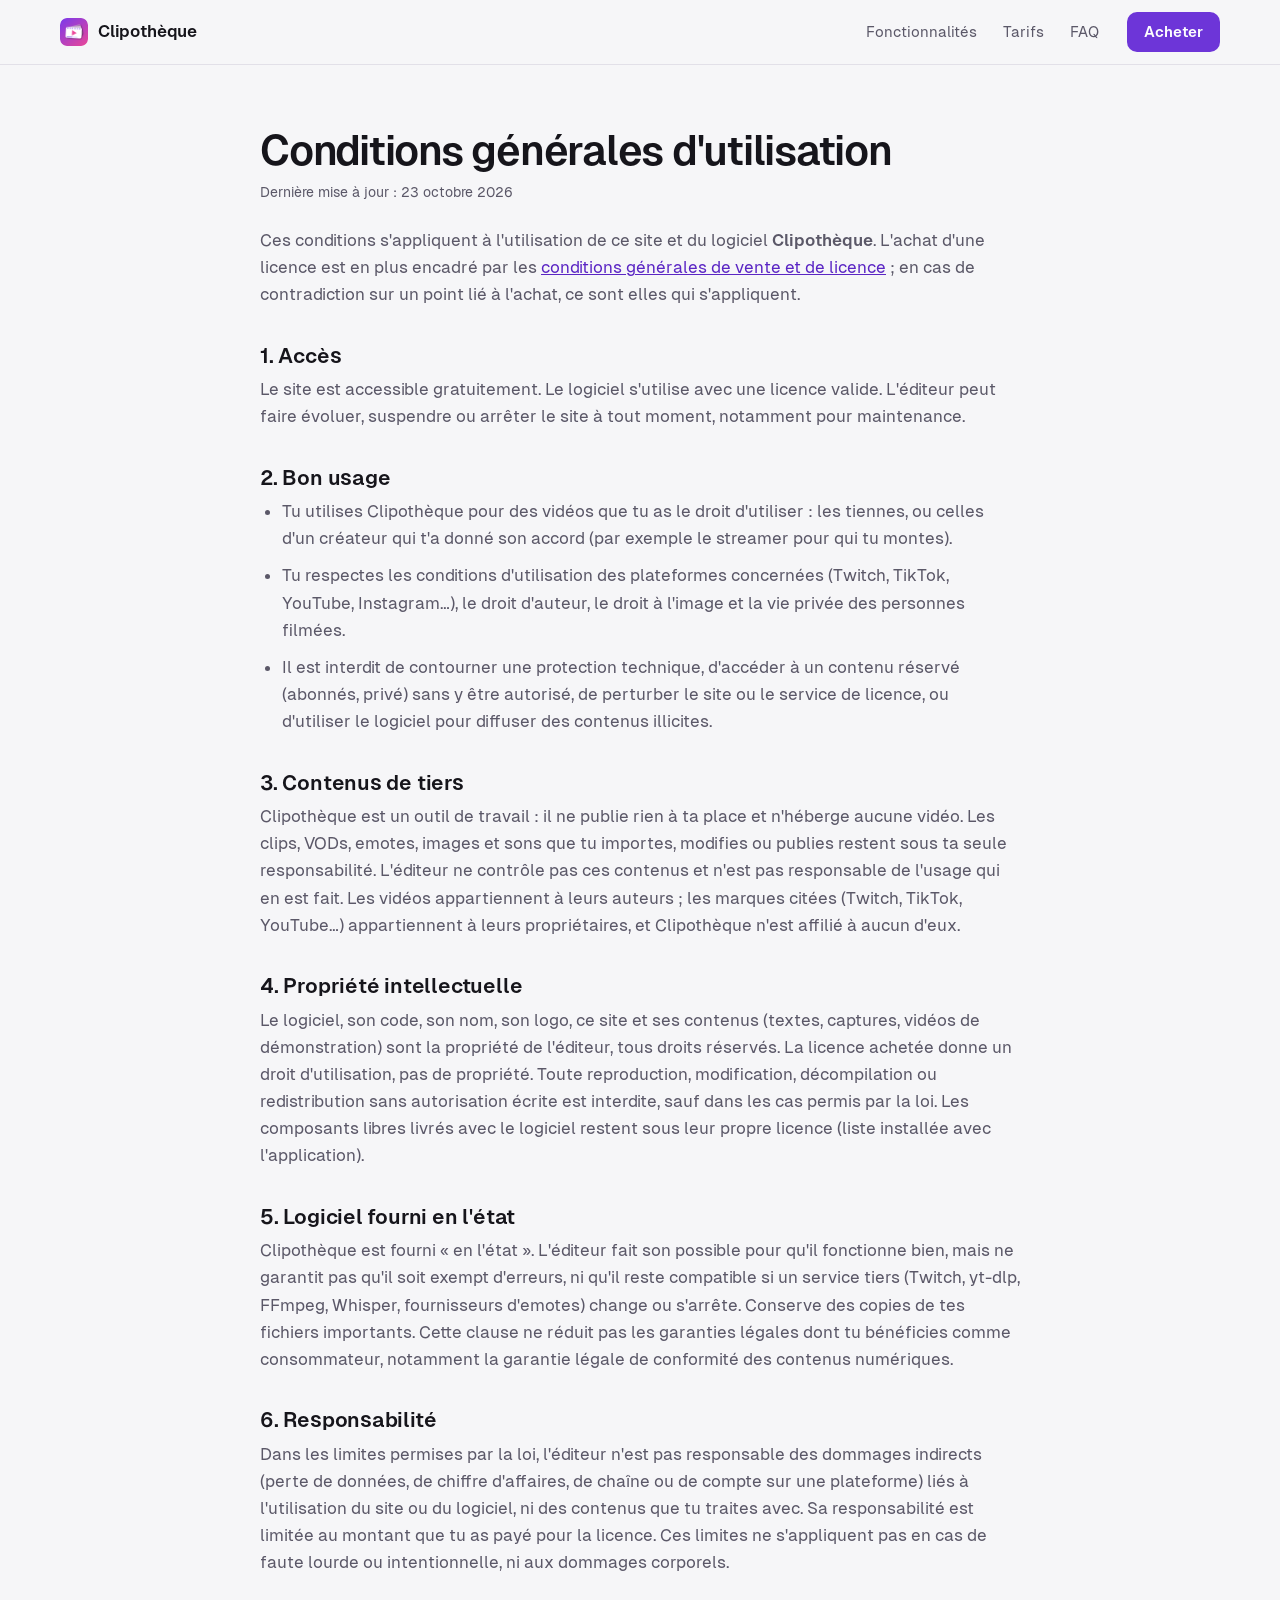
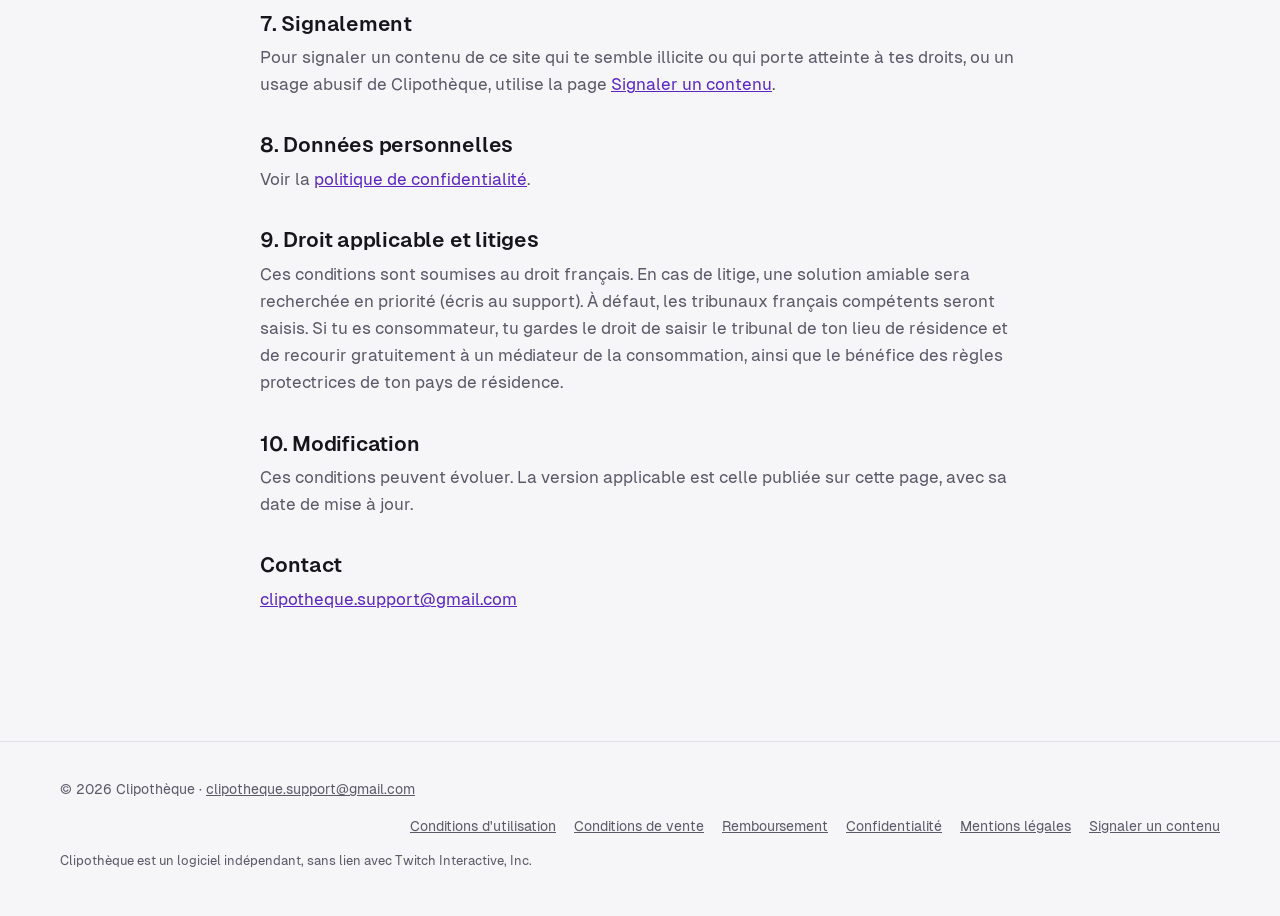
<file: clipotheque/cgu.html>
<!doctype html>
<html lang="fr"><head><meta charset="utf-8"><meta name="viewport" content="width=device-width,initial-scale=1">
<title>Conditions générales d'utilisation · Clipothèque</title><link rel="icon" href="img/favicon.png">
<link rel="stylesheet" href="style.css"></head><body>
<nav><div class="conteneur"><a class="marque" href="index.html"><img src="img/icone.png" alt="">Clipothèque</a>
<div class="liens"><a href="index.html#fonctionnalites">Fonctionnalités</a><a href="index.html#prix">Tarifs</a><a href="index.html#faq">FAQ</a></div>
<a class="btn pri" href="index.html#prix">Acheter</a></div></nav>
<main class="conteneur"><article class="legal"><h1>Conditions générales d'utilisation</h1><p class="maj">Dernière mise à jour : 23 octobre 2026</p>

<p>Ces conditions s'appliquent à l'utilisation de ce site et du logiciel <b>Clipothèque</b>. L'achat d'une licence est en plus encadré par les <a href="cgv.html">conditions générales de vente et de licence</a> ; en cas de contradiction sur un point lié à l'achat, ce sont elles qui s'appliquent.</p>

<h2>1. Accès</h2>
<p>Le site est accessible gratuitement. Le logiciel s'utilise avec une licence valide. L'éditeur peut faire évoluer, suspendre ou arrêter le site à tout moment, notamment pour maintenance.</p>

<h2>2. Bon usage</h2>
<ul>
<li>Tu utilises Clipothèque pour des vidéos que tu as le droit d'utiliser : les tiennes, ou celles d'un créateur qui t'a donné son accord (par exemple le streamer pour qui tu montes).</li>
<li>Tu respectes les conditions d'utilisation des plateformes concernées (Twitch, TikTok, YouTube, Instagram…), le droit d'auteur, le droit à l'image et la vie privée des personnes filmées.</li>
<li>Il est interdit de contourner une protection technique, d'accéder à un contenu réservé (abonnés, privé) sans y être autorisé, de perturber le site ou le service de licence, ou d'utiliser le logiciel pour diffuser des contenus illicites.</li>
</ul>

<h2>3. Contenus de tiers</h2>
<p>Clipothèque est un outil de travail : il ne publie rien à ta place et n'héberge aucune vidéo. Les clips, VODs, emotes, images et sons que tu importes, modifies ou publies restent sous ta seule responsabilité. L'éditeur ne contrôle pas ces contenus et n'est pas responsable de l'usage qui en est fait. Les vidéos appartiennent à leurs auteurs ; les marques citées (Twitch, TikTok, YouTube…) appartiennent à leurs propriétaires, et Clipothèque n'est affilié à aucun d'eux.</p>

<h2>4. Propriété intellectuelle</h2>
<p>Le logiciel, son code, son nom, son logo, ce site et ses contenus (textes, captures, vidéos de démonstration) sont la propriété de l'éditeur, tous droits réservés. La licence achetée donne un droit d'utilisation, pas de propriété. Toute reproduction, modification, décompilation ou redistribution sans autorisation écrite est interdite, sauf dans les cas permis par la loi. Les composants libres livrés avec le logiciel restent sous leur propre licence (liste installée avec l'application).</p>

<h2>5. Logiciel fourni en l'état</h2>
<p>Clipothèque est fourni « en l'état ». L'éditeur fait son possible pour qu'il fonctionne bien, mais ne garantit pas qu'il soit exempt d'erreurs, ni qu'il reste compatible si un service tiers (Twitch, yt-dlp, FFmpeg, Whisper, fournisseurs d'emotes) change ou s'arrête. Conserve des copies de tes fichiers importants. Cette clause ne réduit pas les garanties légales dont tu bénéficies comme consommateur, notamment la garantie légale de conformité des contenus numériques.</p>

<h2>6. Responsabilité</h2>
<p>Dans les limites permises par la loi, l'éditeur n'est pas responsable des dommages indirects (perte de données, de chiffre d'affaires, de chaîne ou de compte sur une plateforme) liés à l'utilisation du site ou du logiciel, ni des contenus que tu traites avec. Sa responsabilité est limitée au montant que tu as payé pour la licence. Ces limites ne s'appliquent pas en cas de faute lourde ou intentionnelle, ni aux dommages corporels.</p>

<h2>7. Signalement</h2>
<p>Pour signaler un contenu de ce site qui te semble illicite ou qui porte atteinte à tes droits, ou un usage abusif de Clipothèque, utilise la page <a href="signalement.html">Signaler un contenu</a>.</p>

<h2>8. Données personnelles</h2>
<p>Voir la <a href="confidentialite.html">politique de confidentialité</a>.</p>

<h2>9. Droit applicable et litiges</h2>
<p>Ces conditions sont soumises au droit français. En cas de litige, une solution amiable sera recherchée en priorité (écris au support). À défaut, les tribunaux français compétents seront saisis. Si tu es consommateur, tu gardes le droit de saisir le tribunal de ton lieu de résidence et de recourir gratuitement à un médiateur de la consommation, ainsi que le bénéfice des règles protectrices de ton pays de résidence.</p>

<h2>10. Modification</h2>
<p>Ces conditions peuvent évoluer. La version applicable est celle publiée sur cette page, avec sa date de mise à jour.</p>

<h2>Contact</h2>
<p><a href="mailto:clipotheque.support@gmail.com">clipotheque.support@gmail.com</a></p>
</article></main>
<footer><div class="conteneur"><span>© 2026 Clipothèque · <a href="mailto:clipotheque.support@gmail.com">clipotheque.support@gmail.com</a></span>
<div class="liens"><a href="cgu.html">Conditions d'utilisation</a><a href="cgv.html">Conditions de vente</a><a href="remboursement.html">Remboursement</a><a href="confidentialite.html">Confidentialité</a><a href="mentions-legales.html">Mentions légales</a><a href="signalement.html">Signaler un contenu</a></div>
<div class="avertissement">Clipothèque est un logiciel indépendant, sans lien avec Twitch Interactive, Inc.</div></div></footer></body></html>
</file>
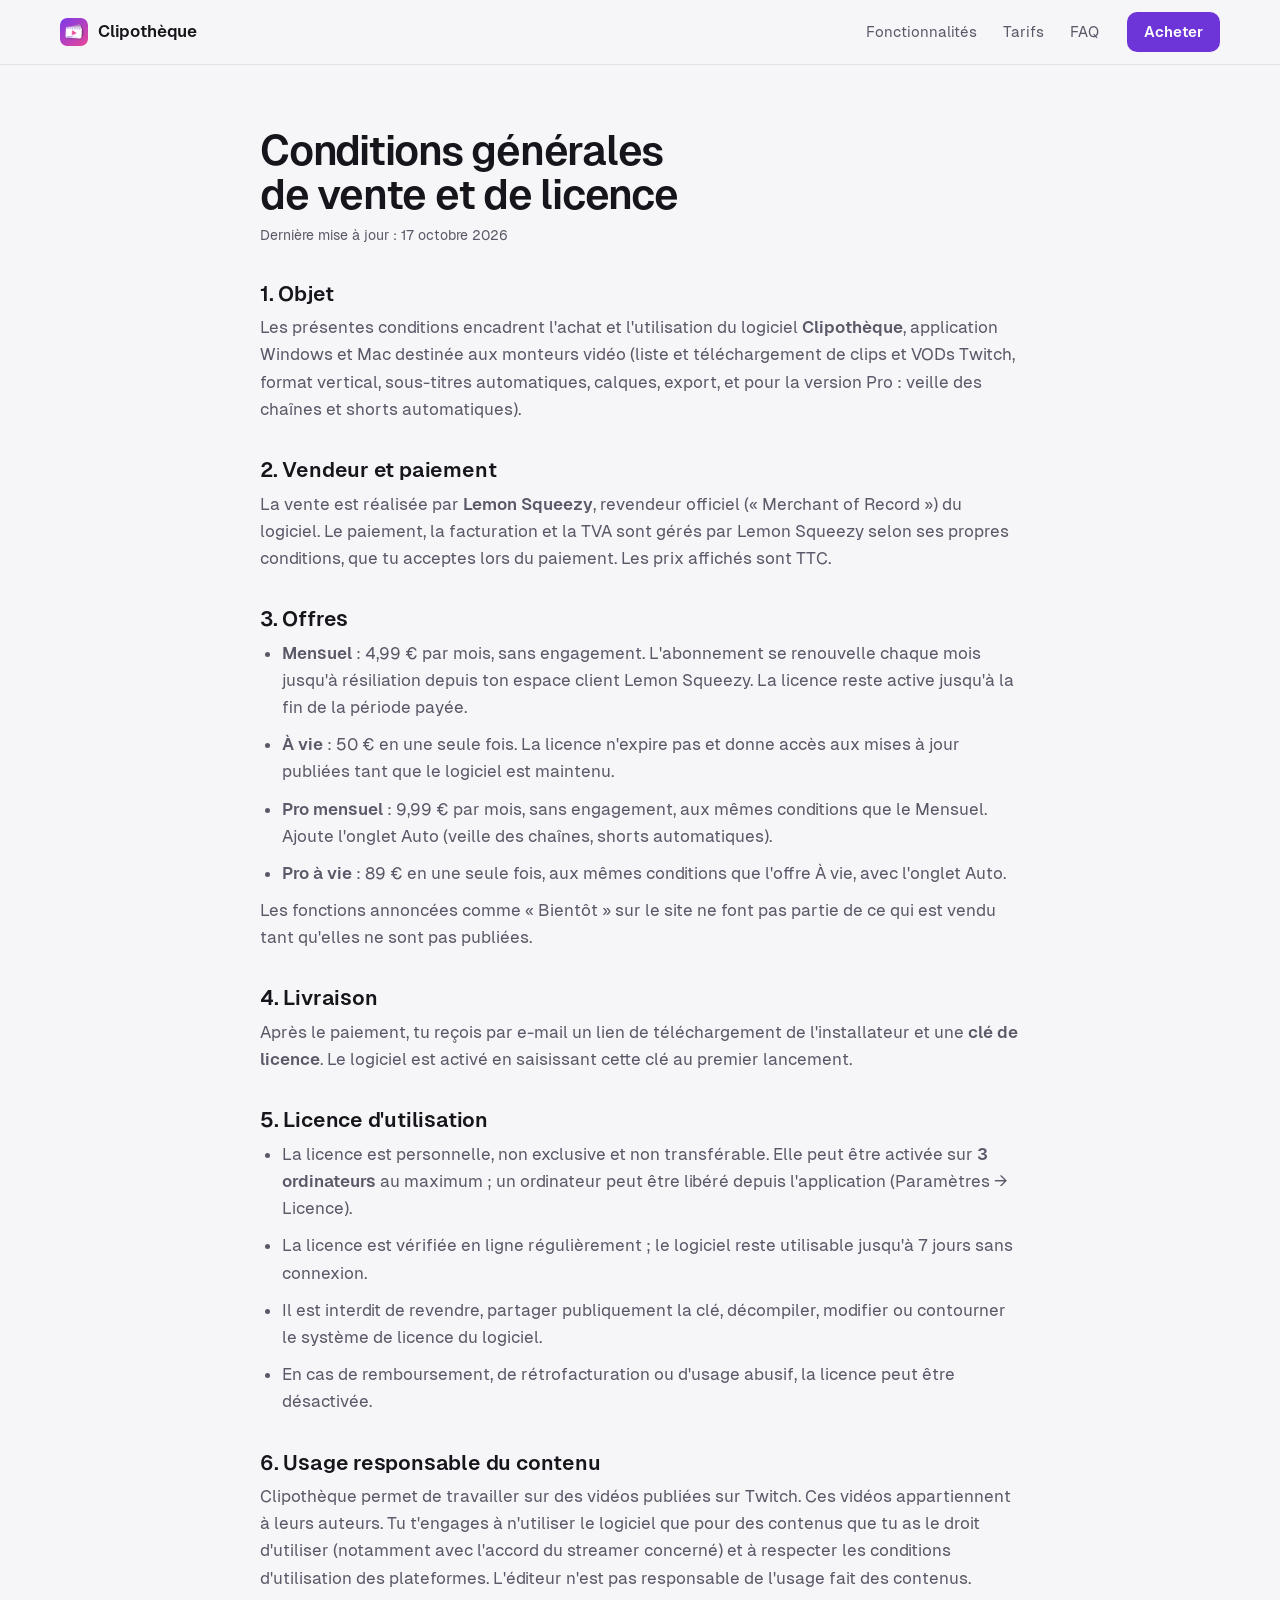
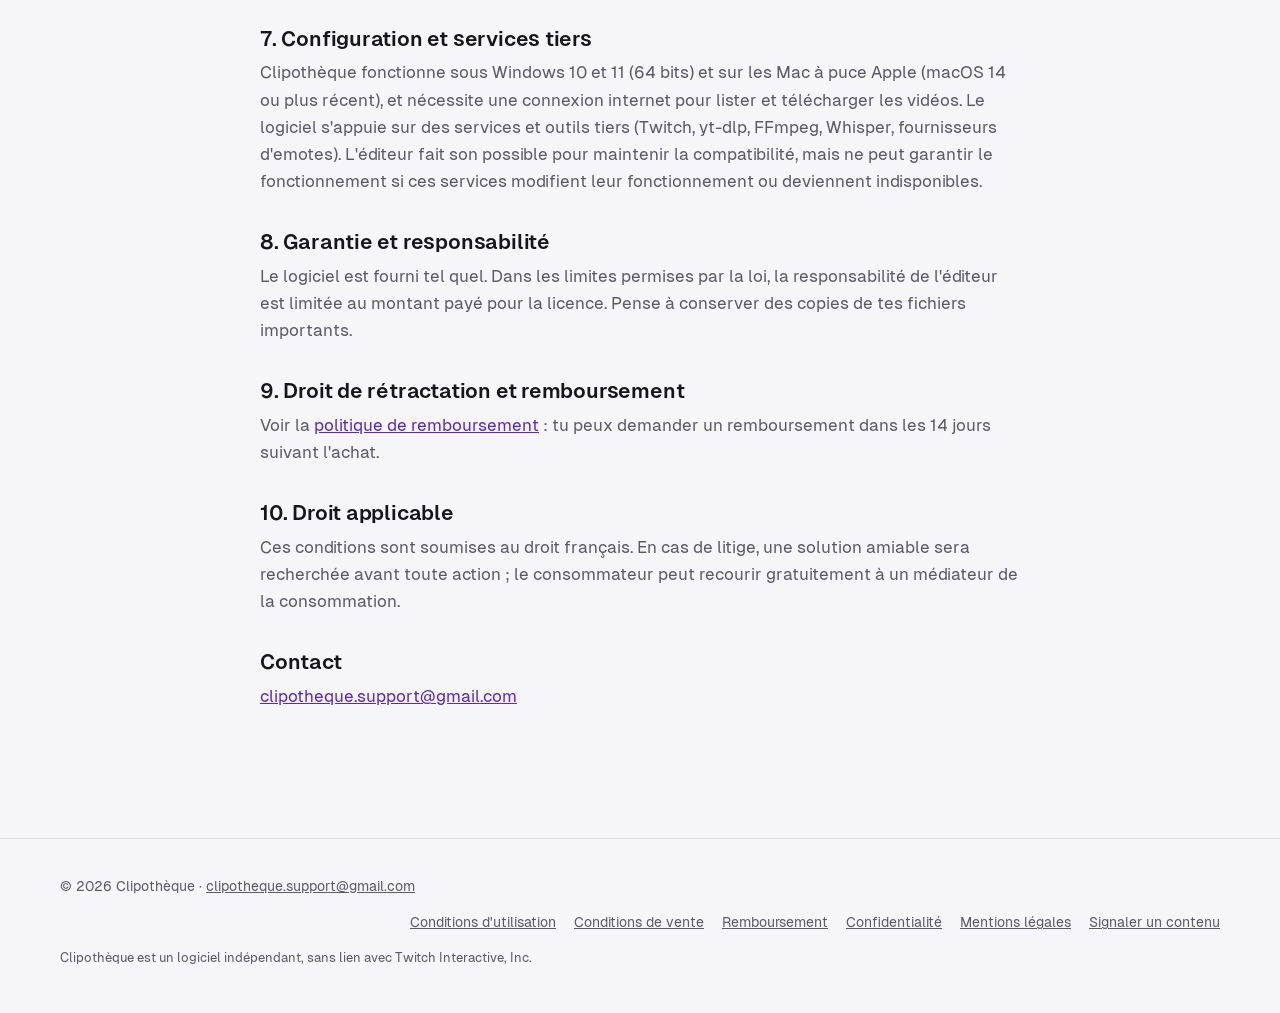
<file: clipotheque/cgv.html>
<!doctype html>
<html lang="fr"><head><meta charset="utf-8"><meta name="viewport" content="width=device-width,initial-scale=1">
<title>Conditions générales de vente et de licence · Clipothèque</title><link rel="icon" href="img/favicon.png">
<link rel="stylesheet" href="style.css"></head><body>
<nav><div class="conteneur"><a class="marque" href="index.html"><img src="img/icone.png" alt="">Clipothèque</a>
<div class="liens"><a href="index.html#fonctionnalites">Fonctionnalités</a><a href="index.html#prix">Tarifs</a><a href="index.html#faq">FAQ</a></div>
<a class="btn pri" href="index.html#prix">Acheter</a></div></nav>
<main class="conteneur"><article class="legal"><h1>Conditions générales de vente et de licence</h1><p class="maj">Dernière mise à jour : 17 octobre 2026</p>

<h2>1. Objet</h2>
<p>Les présentes conditions encadrent l'achat et l'utilisation du logiciel <b>Clipothèque</b>, application Windows et Mac destinée aux monteurs vidéo (liste et téléchargement de clips et VODs Twitch, format vertical, sous-titres automatiques, calques, export, et pour la version Pro : veille des chaînes et shorts automatiques).</p>
<h2>2. Vendeur et paiement</h2>
<p>La vente est réalisée par <b>Lemon Squeezy</b>, revendeur officiel (« Merchant of Record ») du logiciel. Le paiement, la facturation et la TVA sont gérés par Lemon Squeezy selon ses propres conditions, que tu acceptes lors du paiement. Les prix affichés sont TTC.</p>
<h2>3. Offres</h2>
<ul>
<li><b>Mensuel</b> : 4,99 € par mois, sans engagement. L'abonnement se renouvelle chaque mois jusqu'à résiliation depuis ton espace client Lemon Squeezy. La licence reste active jusqu'à la fin de la période payée.</li>
<li><b>À vie</b> : 50 € en une seule fois. La licence n'expire pas et donne accès aux mises à jour publiées tant que le logiciel est maintenu.</li>
<li><b>Pro mensuel</b> : 9,99 € par mois, sans engagement, aux mêmes conditions que le Mensuel. Ajoute l'onglet Auto (veille des chaînes, shorts automatiques).</li>
<li><b>Pro à vie</b> : 89 € en une seule fois, aux mêmes conditions que l'offre À vie, avec l'onglet Auto.</li>
</ul>
<p>Les fonctions annoncées comme « Bientôt » sur le site ne font pas partie de ce qui est vendu tant qu'elles ne sont pas publiées.</p>
<h2>4. Livraison</h2>
<p>Après le paiement, tu reçois par e-mail un lien de téléchargement de l'installateur et une <b>clé de licence</b>. Le logiciel est activé en saisissant cette clé au premier lancement.</p>
<h2>5. Licence d'utilisation</h2>
<ul>
<li>La licence est personnelle, non exclusive et non transférable. Elle peut être activée sur <b>3 ordinateurs</b> au maximum ; un ordinateur peut être libéré depuis l'application (Paramètres → Licence).</li>
<li>La licence est vérifiée en ligne régulièrement ; le logiciel reste utilisable jusqu'à 7 jours sans connexion.</li>
<li>Il est interdit de revendre, partager publiquement la clé, décompiler, modifier ou contourner le système de licence du logiciel.</li>
<li>En cas de remboursement, de rétrofacturation ou d'usage abusif, la licence peut être désactivée.</li>
</ul>
<h2>6. Usage responsable du contenu</h2>
<p>Clipothèque permet de travailler sur des vidéos publiées sur Twitch. Ces vidéos appartiennent à leurs auteurs. Tu t'engages à n'utiliser le logiciel que pour des contenus que tu as le droit d'utiliser (notamment avec l'accord du streamer concerné) et à respecter les conditions d'utilisation des plateformes. L'éditeur n'est pas responsable de l'usage fait des contenus.</p>
<h2>7. Configuration et services tiers</h2>
<p>Clipothèque fonctionne sous Windows 10 et 11 (64 bits) et sur les Mac à puce Apple (macOS 14 ou plus récent), et nécessite une connexion internet pour lister et télécharger les vidéos. Le logiciel s'appuie sur des services et outils tiers (Twitch, yt-dlp, FFmpeg, Whisper, fournisseurs d'emotes). L'éditeur fait son possible pour maintenir la compatibilité, mais ne peut garantir le fonctionnement si ces services modifient leur fonctionnement ou deviennent indisponibles.</p>
<h2>8. Garantie et responsabilité</h2>
<p>Le logiciel est fourni tel quel. Dans les limites permises par la loi, la responsabilité de l'éditeur est limitée au montant payé pour la licence. Pense à conserver des copies de tes fichiers importants.</p>
<h2>9. Droit de rétractation et remboursement</h2>
<p>Voir la <a href="remboursement.html">politique de remboursement</a> : tu peux demander un remboursement dans les 14 jours suivant l'achat.</p>
<h2>10. Droit applicable</h2>
<!-- A COMPLETER par Kilian : nom et site du médiateur de la consommation choisi (obligation art. L612-1 du Code de la consommation), par exemple après adhésion à un service de médiation agréé. -->
<p>Ces conditions sont soumises au droit français. En cas de litige, une solution amiable sera recherchée avant toute action ; le consommateur peut recourir gratuitement à un médiateur de la consommation.</p>
<h2>Contact</h2>
<p><a href="mailto:clipotheque.support@gmail.com">clipotheque.support@gmail.com</a></p>
</article></main>
<footer><div class="conteneur"><span>© 2026 Clipothèque · <a href="mailto:clipotheque.support@gmail.com">clipotheque.support@gmail.com</a></span>
<div class="liens"><a href="cgu.html">Conditions d'utilisation</a><a href="cgv.html">Conditions de vente</a><a href="remboursement.html">Remboursement</a><a href="confidentialite.html">Confidentialité</a><a href="mentions-legales.html">Mentions légales</a><a href="signalement.html">Signaler un contenu</a></div>
<div class="avertissement">Clipothèque est un logiciel indépendant, sans lien avec Twitch Interactive, Inc.</div></div></footer></body></html>
</file>
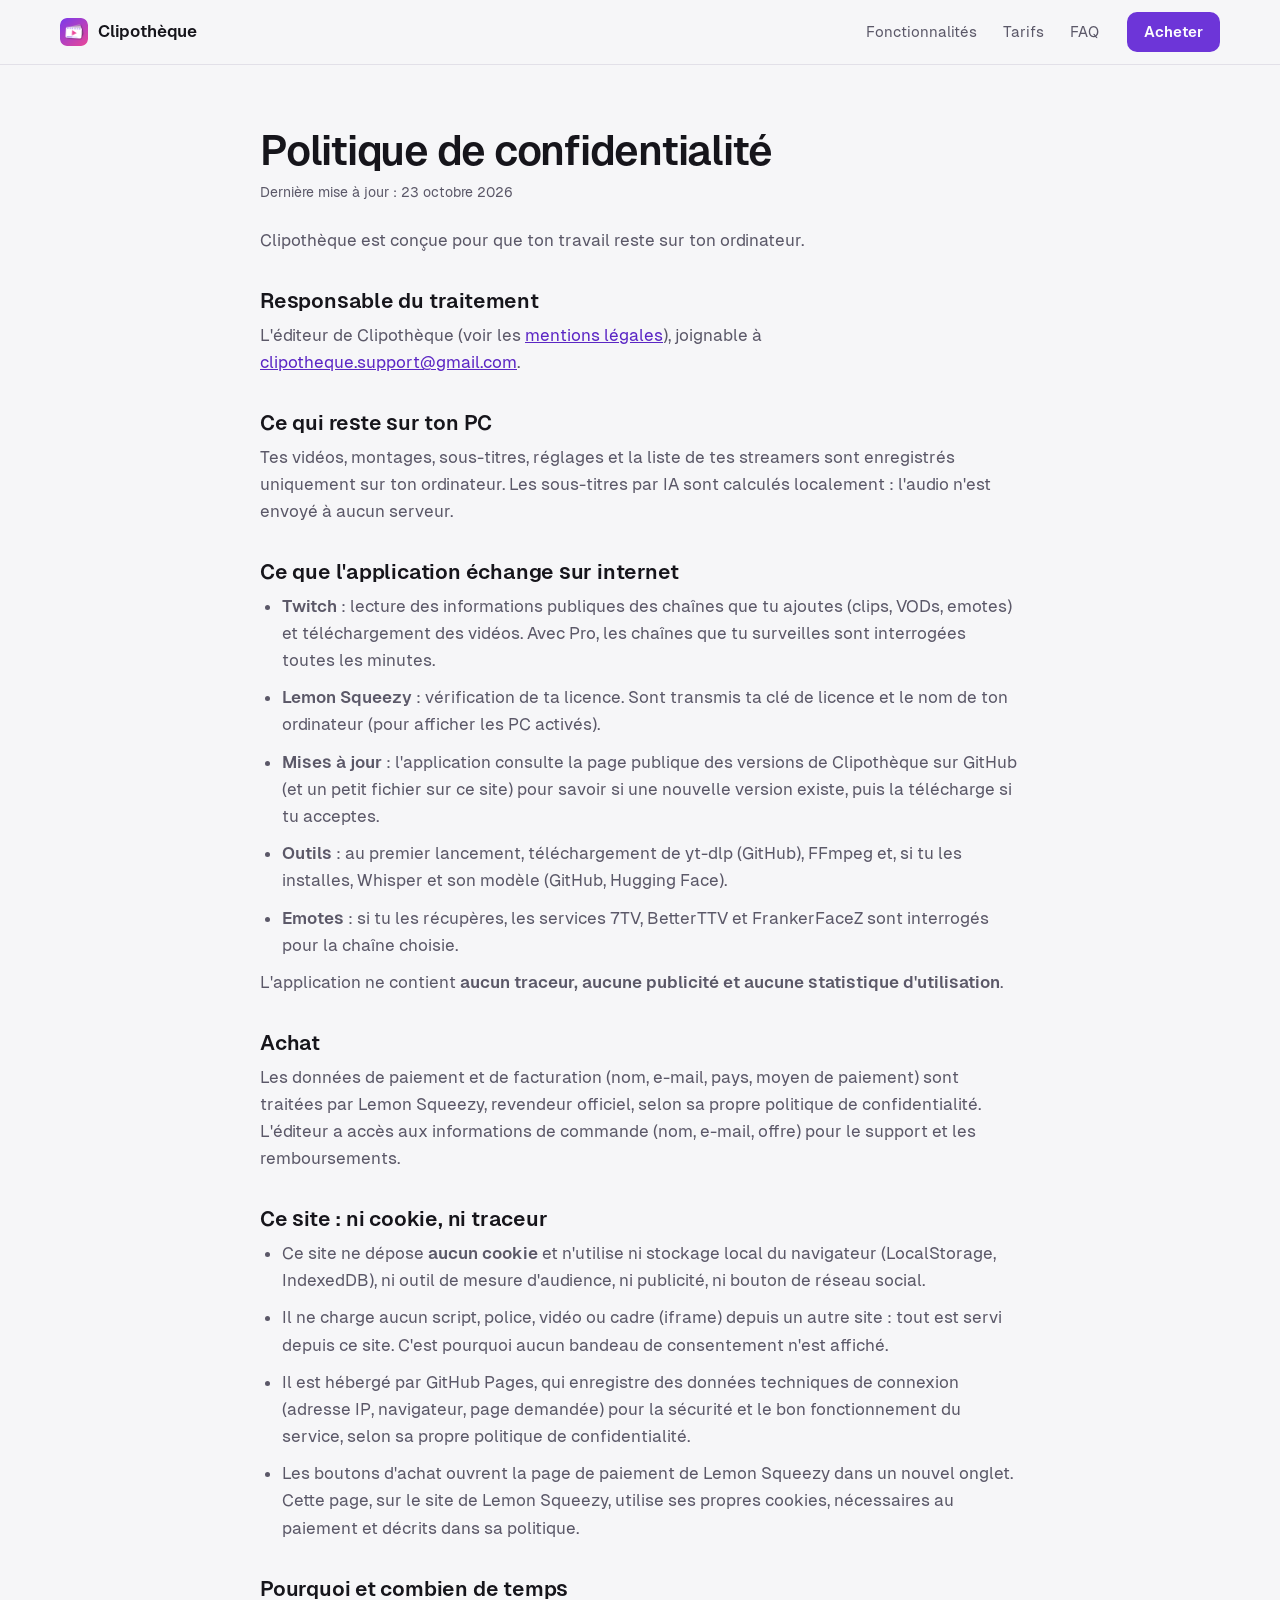
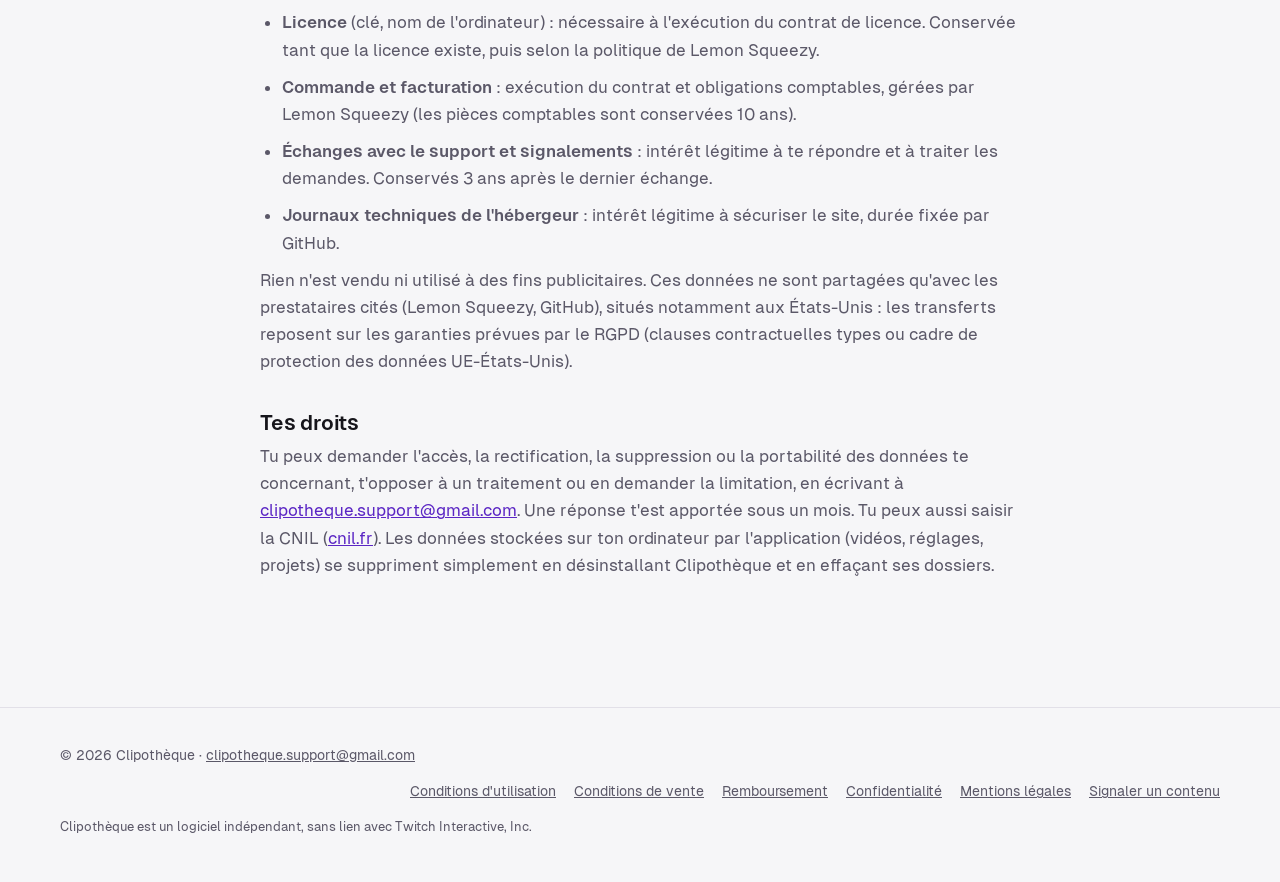
<file: clipotheque/confidentialite.html>
<!doctype html>
<html lang="fr"><head><meta charset="utf-8"><meta name="viewport" content="width=device-width,initial-scale=1">
<title>Politique de confidentialité · Clipothèque</title><link rel="icon" href="img/favicon.png">
<link rel="stylesheet" href="style.css"></head><body>
<nav><div class="conteneur"><a class="marque" href="index.html"><img src="img/icone.png" alt="">Clipothèque</a>
<div class="liens"><a href="index.html#fonctionnalites">Fonctionnalités</a><a href="index.html#prix">Tarifs</a><a href="index.html#faq">FAQ</a></div>
<a class="btn pri" href="index.html#prix">Acheter</a></div></nav>
<main class="conteneur"><article class="legal"><h1>Politique de confidentialité</h1><p class="maj">Dernière mise à jour : 23 octobre 2026</p>

<p>Clipothèque est conçue pour que ton travail reste sur ton ordinateur.</p>
<h2>Responsable du traitement</h2>
<p>L'éditeur de Clipothèque (voir les <a href="mentions-legales.html">mentions légales</a>), joignable à <a href="mailto:clipotheque.support@gmail.com">clipotheque.support@gmail.com</a>.</p>
<h2>Ce qui reste sur ton PC</h2>
<p>Tes vidéos, montages, sous-titres, réglages et la liste de tes streamers sont enregistrés uniquement sur ton ordinateur. Les sous-titres par IA sont calculés localement : l'audio n'est envoyé à aucun serveur.</p>
<h2>Ce que l'application échange sur internet</h2>
<ul>
<li><b>Twitch</b> : lecture des informations publiques des chaînes que tu ajoutes (clips, VODs, emotes) et téléchargement des vidéos. Avec Pro, les chaînes que tu surveilles sont interrogées toutes les minutes.</li>
<li><b>Lemon Squeezy</b> : vérification de ta licence. Sont transmis ta clé de licence et le nom de ton ordinateur (pour afficher les PC activés).</li>
<li><b>Mises à jour</b> : l'application consulte la page publique des versions de Clipothèque sur GitHub (et un petit fichier sur ce site) pour savoir si une nouvelle version existe, puis la télécharge si tu acceptes.</li>
<li><b>Outils</b> : au premier lancement, téléchargement de yt-dlp (GitHub), FFmpeg et, si tu les installes, Whisper et son modèle (GitHub, Hugging Face).</li>
<li><b>Emotes</b> : si tu les récupères, les services 7TV, BetterTTV et FrankerFaceZ sont interrogés pour la chaîne choisie.</li>
</ul>
<p>L'application ne contient <b>aucun traceur, aucune publicité et aucune statistique d'utilisation</b>.</p>
<h2>Achat</h2>
<p>Les données de paiement et de facturation (nom, e-mail, pays, moyen de paiement) sont traitées par Lemon Squeezy, revendeur officiel, selon sa propre politique de confidentialité. L'éditeur a accès aux informations de commande (nom, e-mail, offre) pour le support et les remboursements.</p>
<h2>Ce site : ni cookie, ni traceur</h2>
<ul>
<li>Ce site ne dépose <b>aucun cookie</b> et n'utilise ni stockage local du navigateur (LocalStorage, IndexedDB), ni outil de mesure d'audience, ni publicité, ni bouton de réseau social.</li>
<li>Il ne charge aucun script, police, vidéo ou cadre (iframe) depuis un autre site : tout est servi depuis ce site. C'est pourquoi aucun bandeau de consentement n'est affiché.</li>
<li>Il est hébergé par GitHub Pages, qui enregistre des données techniques de connexion (adresse IP, navigateur, page demandée) pour la sécurité et le bon fonctionnement du service, selon sa propre politique de confidentialité.</li>
<li>Les boutons d'achat ouvrent la page de paiement de Lemon Squeezy dans un nouvel onglet. Cette page, sur le site de Lemon Squeezy, utilise ses propres cookies, nécessaires au paiement et décrits dans sa politique.</li>
</ul>
<h2>Pourquoi et combien de temps</h2>
<ul>
<li><b>Licence</b> (clé, nom de l'ordinateur) : nécessaire à l'exécution du contrat de licence. Conservée tant que la licence existe, puis selon la politique de Lemon Squeezy.</li>
<li><b>Commande et facturation</b> : exécution du contrat et obligations comptables, gérées par Lemon Squeezy (les pièces comptables sont conservées 10 ans).</li>
<li><b>Échanges avec le support et signalements</b> : intérêt légitime à te répondre et à traiter les demandes. Conservés 3 ans après le dernier échange.</li>
<li><b>Journaux techniques de l'hébergeur</b> : intérêt légitime à sécuriser le site, durée fixée par GitHub.</li>
</ul>
<p>Rien n'est vendu ni utilisé à des fins publicitaires. Ces données ne sont partagées qu'avec les prestataires cités (Lemon Squeezy, GitHub), situés notamment aux États-Unis : les transferts reposent sur les garanties prévues par le RGPD (clauses contractuelles types ou cadre de protection des données UE-États-Unis).</p>
<h2>Tes droits</h2>
<p>Tu peux demander l'accès, la rectification, la suppression ou la portabilité des données te concernant, t'opposer à un traitement ou en demander la limitation, en écrivant à <a href="mailto:clipotheque.support@gmail.com">clipotheque.support@gmail.com</a>. Une réponse t'est apportée sous un mois. Tu peux aussi saisir la CNIL (<a href="https://www.cnil.fr/">cnil.fr</a>). Les données stockées sur ton ordinateur par l'application (vidéos, réglages, projets) se suppriment simplement en désinstallant Clipothèque et en effaçant ses dossiers.</p>
</article></main>
<footer><div class="conteneur"><span>© 2026 Clipothèque · <a href="mailto:clipotheque.support@gmail.com">clipotheque.support@gmail.com</a></span>
<div class="liens"><a href="cgu.html">Conditions d'utilisation</a><a href="cgv.html">Conditions de vente</a><a href="remboursement.html">Remboursement</a><a href="confidentialite.html">Confidentialité</a><a href="mentions-legales.html">Mentions légales</a><a href="signalement.html">Signaler un contenu</a></div>
<div class="avertissement">Clipothèque est un logiciel indépendant, sans lien avec Twitch Interactive, Inc.</div></div></footer></body></html>
</file>
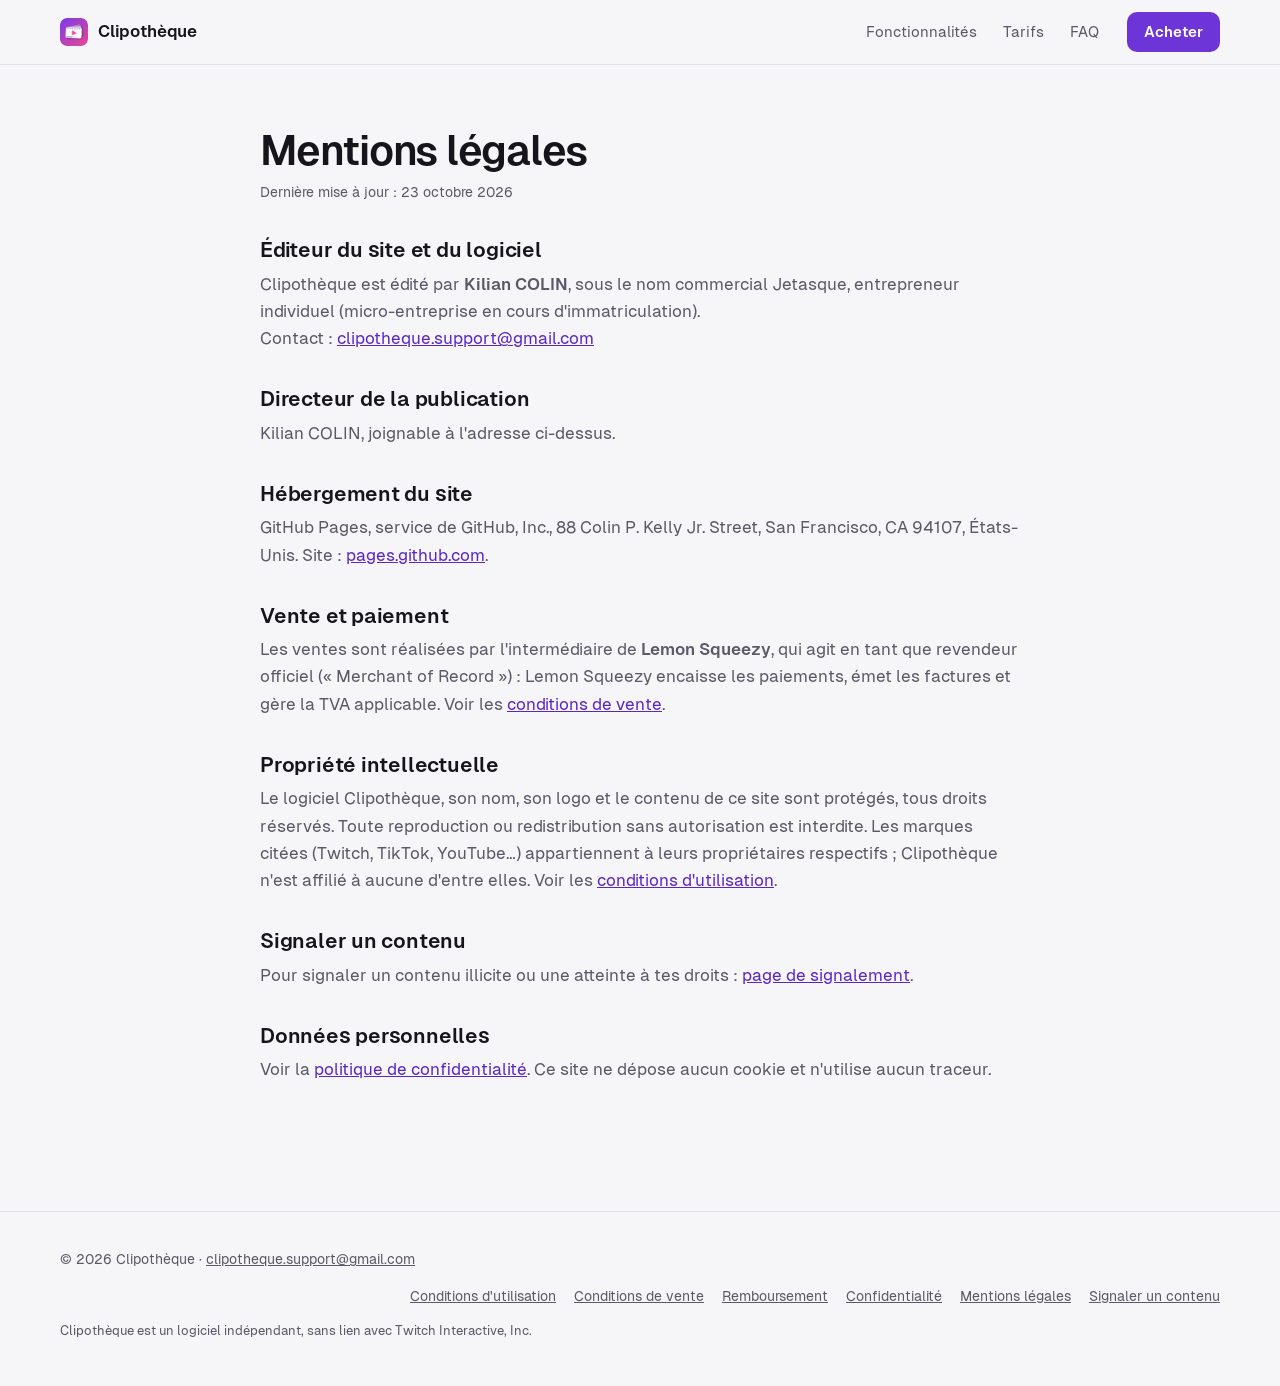
<file: clipotheque/mentions-legales.html>
<!doctype html>
<html lang="fr"><head><meta charset="utf-8"><meta name="viewport" content="width=device-width,initial-scale=1">
<title>Mentions légales · Clipothèque</title><link rel="icon" href="img/favicon.png">
<link rel="stylesheet" href="style.css"></head><body>
<nav><div class="conteneur"><a class="marque" href="index.html"><img src="img/icone.png" alt="">Clipothèque</a>
<div class="liens"><a href="index.html#fonctionnalites">Fonctionnalités</a><a href="index.html#prix">Tarifs</a><a href="index.html#faq">FAQ</a></div>
<a class="btn pri" href="index.html#prix">Acheter</a></div></nav>
<main class="conteneur"><article class="legal"><h1>Mentions légales</h1><p class="maj">Dernière mise à jour : 23 octobre 2026</p>

<h2>Éditeur du site et du logiciel</h2>
<!-- A COMPLETER par Kilian : adresse postale (adresse de domiciliation possible), numéro SIRET une fois la
     micro-entreprise immatriculée, téléphone. Ne rien inventer. -->
<p>Clipothèque est édité par <b>Kilian COLIN</b>, sous le nom commercial Jetasque, entrepreneur individuel (micro-entreprise en cours d'immatriculation).<br>Contact : <a href="mailto:clipotheque.support@gmail.com">clipotheque.support@gmail.com</a></p>
<h2>Directeur de la publication</h2>
<p>Kilian COLIN, joignable à l'adresse ci-dessus.</p>
<h2>Hébergement du site</h2>
<p>GitHub Pages, service de GitHub, Inc., 88 Colin P. Kelly Jr. Street, San Francisco, CA 94107, États-Unis. Site : <a href="https://pages.github.com/">pages.github.com</a>.</p>
<h2>Vente et paiement</h2>
<p>Les ventes sont réalisées par l'intermédiaire de <b>Lemon Squeezy</b>, qui agit en tant que revendeur officiel (« Merchant of Record ») : Lemon Squeezy encaisse les paiements, émet les factures et gère la TVA applicable. Voir les <a href="cgv.html">conditions de vente</a>.</p>
<h2>Propriété intellectuelle</h2>
<p>Le logiciel Clipothèque, son nom, son logo et le contenu de ce site sont protégés, tous droits réservés. Toute reproduction ou redistribution sans autorisation est interdite. Les marques citées (Twitch, TikTok, YouTube…) appartiennent à leurs propriétaires respectifs ; Clipothèque n'est affilié à aucune d'entre elles. Voir les <a href="cgu.html">conditions d'utilisation</a>.</p>
<h2>Signaler un contenu</h2>
<p>Pour signaler un contenu illicite ou une atteinte à tes droits : <a href="signalement.html">page de signalement</a>.</p>
<h2>Données personnelles</h2>
<p>Voir la <a href="confidentialite.html">politique de confidentialité</a>. Ce site ne dépose aucun cookie et n'utilise aucun traceur.</p>
</article></main>
<footer><div class="conteneur"><span>© 2026 Clipothèque · <a href="mailto:clipotheque.support@gmail.com">clipotheque.support@gmail.com</a></span>
<div class="liens"><a href="cgu.html">Conditions d'utilisation</a><a href="cgv.html">Conditions de vente</a><a href="remboursement.html">Remboursement</a><a href="confidentialite.html">Confidentialité</a><a href="mentions-legales.html">Mentions légales</a><a href="signalement.html">Signaler un contenu</a></div>
<div class="avertissement">Clipothèque est un logiciel indépendant, sans lien avec Twitch Interactive, Inc.</div></div></footer></body></html>
</file>
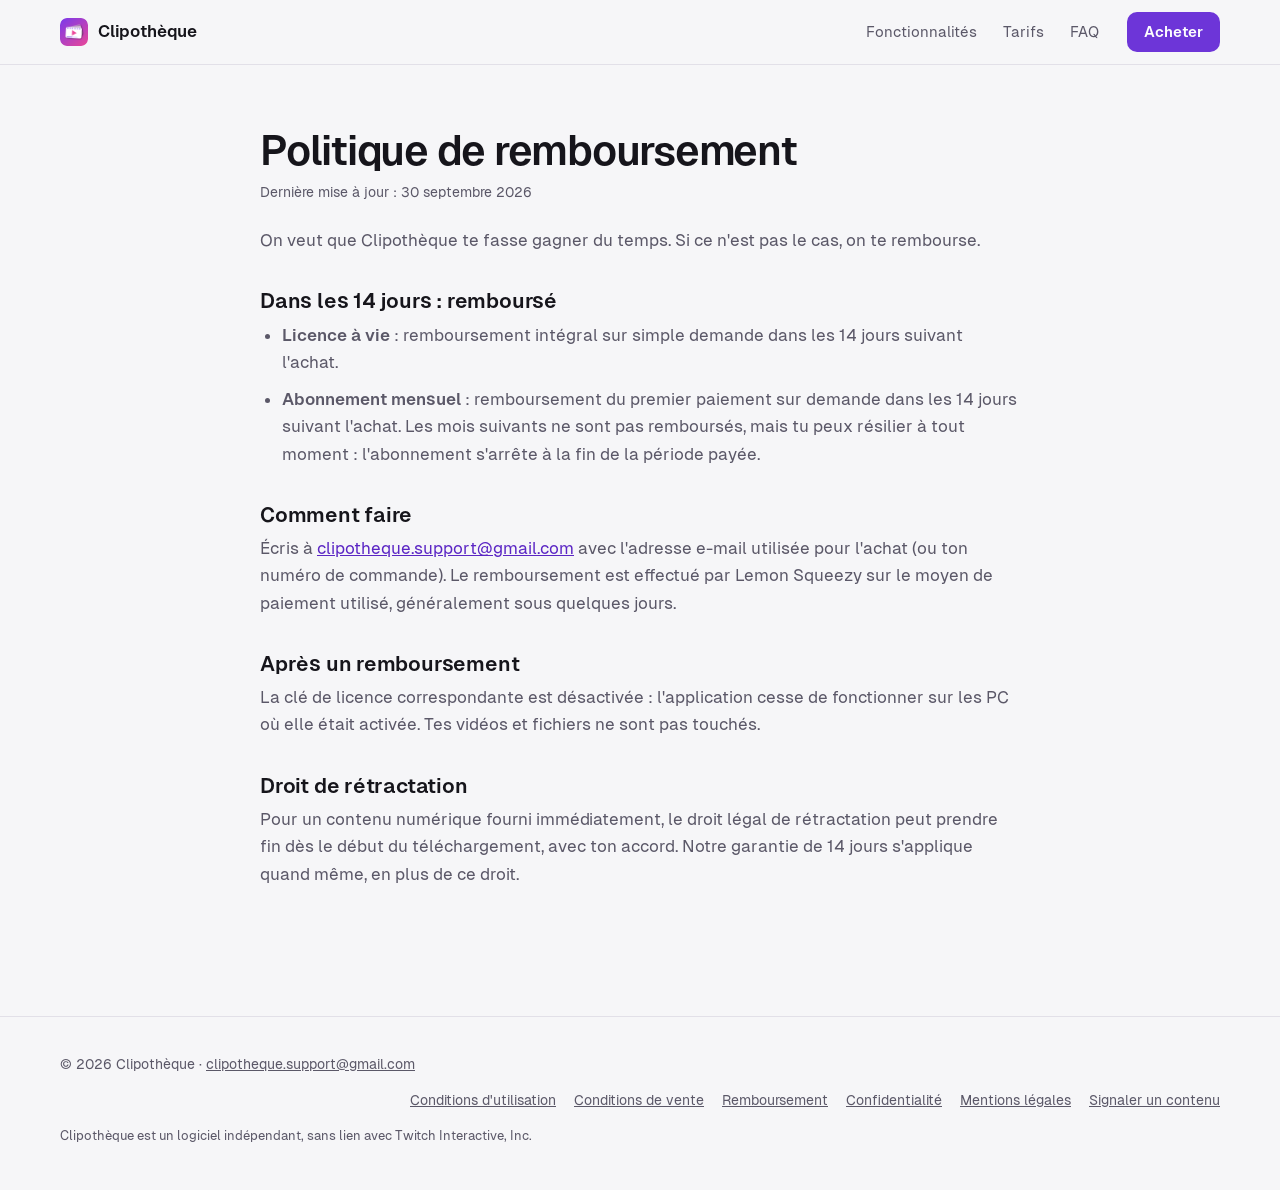
<file: clipotheque/remboursement.html>
<!doctype html>
<html lang="fr"><head><meta charset="utf-8"><meta name="viewport" content="width=device-width,initial-scale=1">
<title>Politique de remboursement · Clipothèque</title><link rel="icon" href="img/favicon.png">
<link rel="stylesheet" href="style.css"></head><body>
<nav><div class="conteneur"><a class="marque" href="index.html"><img src="img/icone.png" alt="">Clipothèque</a>
<div class="liens"><a href="index.html#fonctionnalites">Fonctionnalités</a><a href="index.html#prix">Tarifs</a><a href="index.html#faq">FAQ</a></div>
<a class="btn pri" href="index.html#prix">Acheter</a></div></nav>
<main class="conteneur"><article class="legal"><h1>Politique de remboursement</h1><p class="maj">Dernière mise à jour : 30 septembre 2026</p>

<p>On veut que Clipothèque te fasse gagner du temps. Si ce n'est pas le cas, on te rembourse.</p>
<h2>Dans les 14 jours : remboursé</h2>
<ul>
<li><b>Licence à vie</b> : remboursement intégral sur simple demande dans les 14 jours suivant l'achat.</li>
<li><b>Abonnement mensuel</b> : remboursement du premier paiement sur demande dans les 14 jours suivant l'achat. Les mois suivants ne sont pas remboursés, mais tu peux résilier à tout moment : l'abonnement s'arrête à la fin de la période payée.</li>
</ul>
<h2>Comment faire</h2>
<p>Écris à <a href="mailto:clipotheque.support@gmail.com">clipotheque.support@gmail.com</a> avec l'adresse e-mail utilisée pour l'achat (ou ton numéro de commande). Le remboursement est effectué par Lemon Squeezy sur le moyen de paiement utilisé, généralement sous quelques jours.</p>
<h2>Après un remboursement</h2>
<p>La clé de licence correspondante est désactivée : l'application cesse de fonctionner sur les PC où elle était activée. Tes vidéos et fichiers ne sont pas touchés.</p>
<h2>Droit de rétractation</h2>
<p>Pour un contenu numérique fourni immédiatement, le droit légal de rétractation peut prendre fin dès le début du téléchargement, avec ton accord. Notre garantie de 14 jours s'applique quand même, en plus de ce droit.</p>
</article></main>
<footer><div class="conteneur"><span>© 2026 Clipothèque · <a href="mailto:clipotheque.support@gmail.com">clipotheque.support@gmail.com</a></span>
<div class="liens"><a href="cgu.html">Conditions d'utilisation</a><a href="cgv.html">Conditions de vente</a><a href="remboursement.html">Remboursement</a><a href="confidentialite.html">Confidentialité</a><a href="mentions-legales.html">Mentions légales</a><a href="signalement.html">Signaler un contenu</a></div>
<div class="avertissement">Clipothèque est un logiciel indépendant, sans lien avec Twitch Interactive, Inc.</div></div></footer></body></html>
</file>
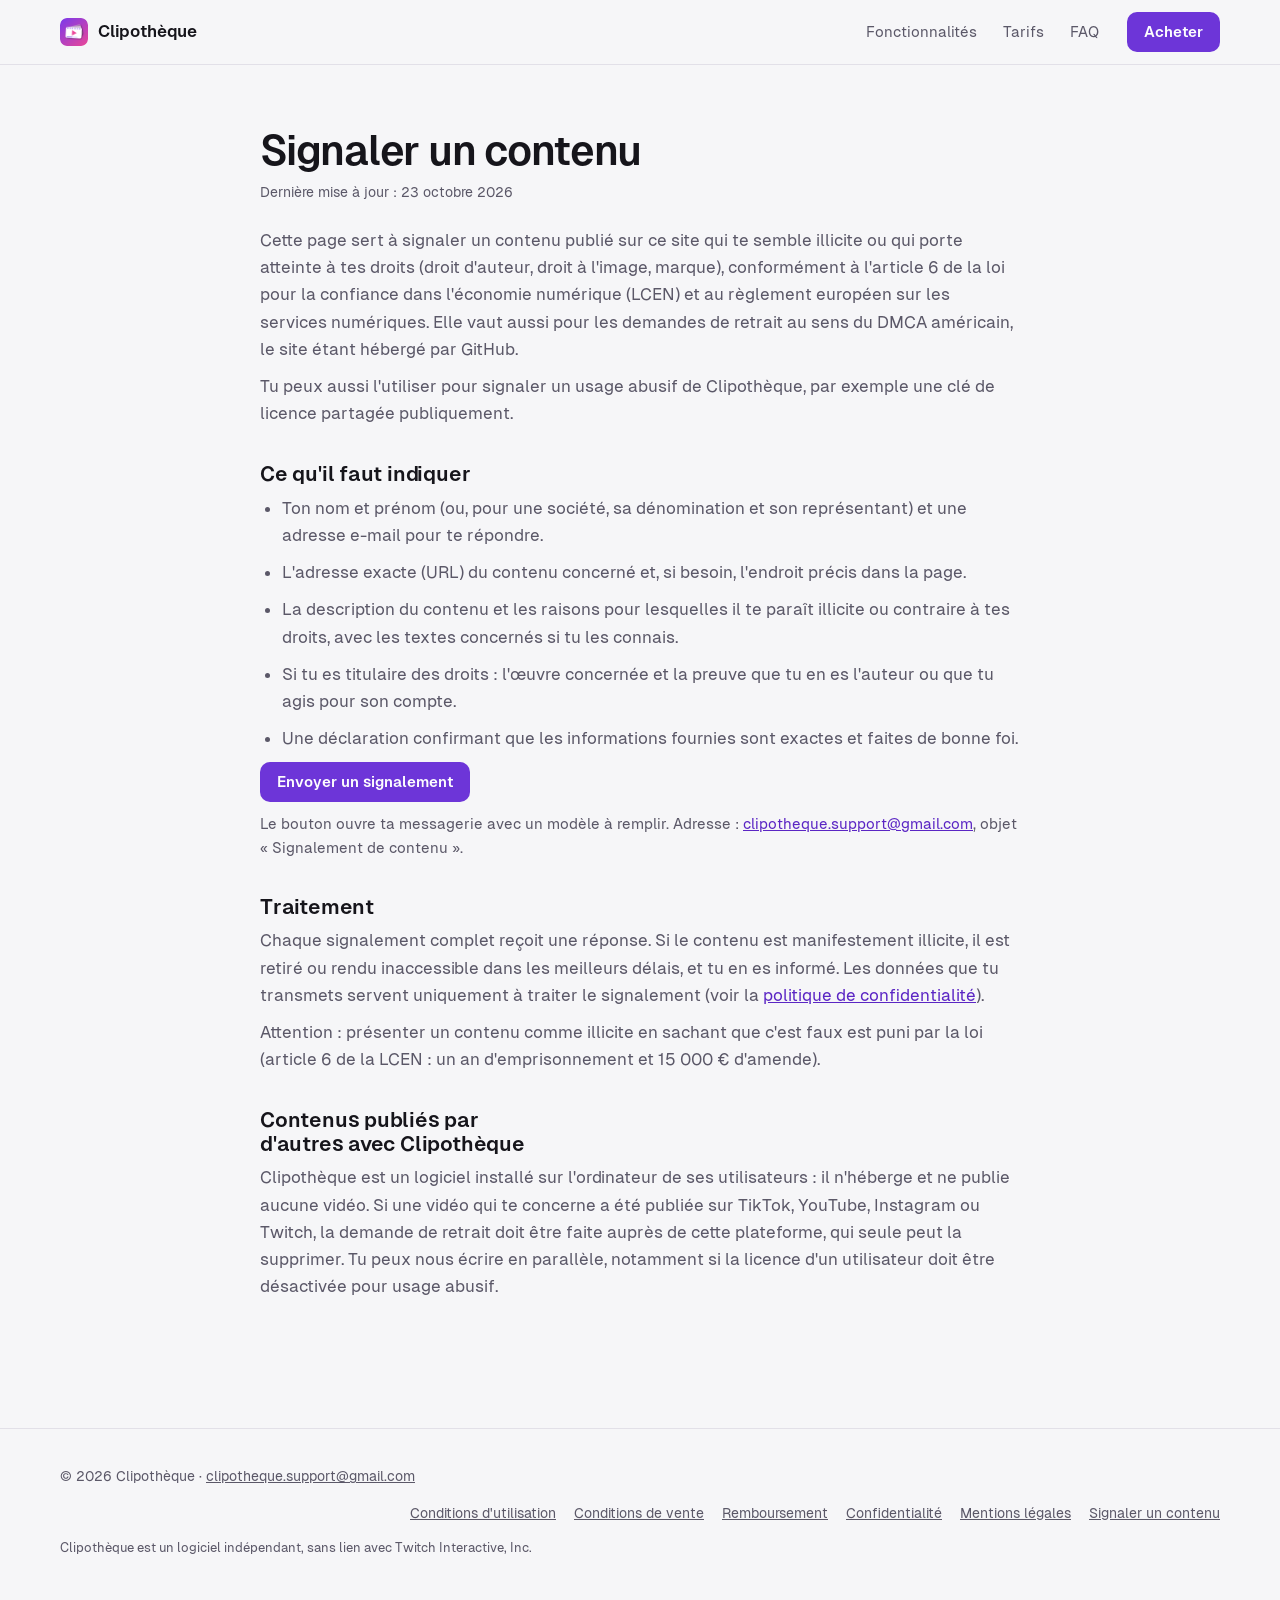
<file: clipotheque/signalement.html>
<!doctype html>
<html lang="fr"><head><meta charset="utf-8"><meta name="viewport" content="width=device-width,initial-scale=1">
<title>Signaler un contenu · Clipothèque</title><link rel="icon" href="img/favicon.png">
<link rel="stylesheet" href="style.css"></head><body>
<nav><div class="conteneur"><a class="marque" href="index.html"><img src="img/icone.png" alt="">Clipothèque</a>
<div class="liens"><a href="index.html#fonctionnalites">Fonctionnalités</a><a href="index.html#prix">Tarifs</a><a href="index.html#faq">FAQ</a></div>
<a class="btn pri" href="index.html#prix">Acheter</a></div></nav>
<main class="conteneur"><article class="legal"><h1>Signaler un contenu</h1><p class="maj">Dernière mise à jour : 23 octobre 2026</p>

<p>Cette page sert à signaler un contenu publié sur ce site qui te semble illicite ou qui porte atteinte à tes droits (droit d'auteur, droit à l'image, marque), conformément à l'article 6 de la loi pour la confiance dans l'économie numérique (LCEN) et au règlement européen sur les services numériques. Elle vaut aussi pour les demandes de retrait au sens du DMCA américain, le site étant hébergé par GitHub.</p>
<p>Tu peux aussi l'utiliser pour signaler un usage abusif de Clipothèque, par exemple une clé de licence partagée publiquement.</p>

<h2>Ce qu'il faut indiquer</h2>
<ul>
<li>Ton nom et prénom (ou, pour une société, sa dénomination et son représentant) et une adresse e-mail pour te répondre.</li>
<li>L'adresse exacte (URL) du contenu concerné et, si besoin, l'endroit précis dans la page.</li>
<li>La description du contenu et les raisons pour lesquelles il te paraît illicite ou contraire à tes droits, avec les textes concernés si tu les connais.</li>
<li>Si tu es titulaire des droits : l'œuvre concernée et la preuve que tu en es l'auteur ou que tu agis pour son compte.</li>
<li>Une déclaration confirmant que les informations fournies sont exactes et faites de bonne foi.</li>
</ul>

<p><a class="btn pri" href="mailto:clipotheque.support@gmail.com?subject=Signalement%20de%20contenu&amp;body=Nom%20et%20pr%C3%A9nom%20(ou%20soci%C3%A9t%C3%A9)%20%3A%0AAdresse%20du%20contenu%20(URL)%20%3A%0ADescription%20du%20contenu%20%3A%0ARaisons%20du%20signalement%20%3A%0ATitulaire%20des%20droits%20(oui%2Fnon%2C%20pour%20qui)%20%3A%0A%0AJe%20d%C3%A9clare%20de%20bonne%20foi%20que%20ces%20informations%20sont%20exactes.">Envoyer un signalement</a></p>
<p class="discret">Le bouton ouvre ta messagerie avec un modèle à remplir. Adresse : <a href="mailto:clipotheque.support@gmail.com">clipotheque.support@gmail.com</a>, objet « Signalement de contenu ».</p>

<h2>Traitement</h2>
<p>Chaque signalement complet reçoit une réponse. Si le contenu est manifestement illicite, il est retiré ou rendu inaccessible dans les meilleurs délais, et tu en es informé. Les données que tu transmets servent uniquement à traiter le signalement (voir la <a href="confidentialite.html">politique de confidentialité</a>).</p>
<p>Attention : présenter un contenu comme illicite en sachant que c'est faux est puni par la loi (article 6 de la LCEN : un an d'emprisonnement et 15 000 € d'amende).</p>

<h2>Contenus publiés par d'autres avec Clipothèque</h2>
<p>Clipothèque est un logiciel installé sur l'ordinateur de ses utilisateurs : il n'héberge et ne publie aucune vidéo. Si une vidéo qui te concerne a été publiée sur TikTok, YouTube, Instagram ou Twitch, la demande de retrait doit être faite auprès de cette plateforme, qui seule peut la supprimer. Tu peux nous écrire en parallèle, notamment si la licence d'un utilisateur doit être désactivée pour usage abusif.</p>
</article></main>
<footer><div class="conteneur"><span>© 2026 Clipothèque · <a href="mailto:clipotheque.support@gmail.com">clipotheque.support@gmail.com</a></span>
<div class="liens"><a href="cgu.html">Conditions d'utilisation</a><a href="cgv.html">Conditions de vente</a><a href="remboursement.html">Remboursement</a><a href="confidentialite.html">Confidentialité</a><a href="mentions-legales.html">Mentions légales</a><a href="signalement.html">Signaler un contenu</a></div>
<div class="avertissement">Clipothèque est un logiciel indépendant, sans lien avec Twitch Interactive, Inc.</div></div></footer></body></html>
</file>
<file: clipotheque/style.css>
/* Clipothèque : site public. Police Geist (SIL OFL, polices/LICENCE-Geist.txt), icônes Phosphor (MIT). */
@font-face{font-family:Geist;src:url(polices/geist-400.woff2) format("woff2");font-weight:400;font-style:normal;font-display:swap}
@font-face{font-family:Geist;src:url(polices/geist-600.woff2) format("woff2");font-weight:600;font-style:normal;font-display:swap}

:root{
  --fond:#f6f6f8;--surface:#fdfdfe;--surface2:#eeedf2;--encre:#16151b;--mut:#5b5868;--ligne:#e2e0e8;
  --accent:#6d35d8;--accent-texte:#5b26c4;--accent-doux:#efe8fd;--sur-accent:#fdfdfe;
  --ombre:0 1px 2px rgba(40,24,90,.06),0 24px 60px -24px rgba(40,24,90,.28);
  --r-btn:10px;--r-media:14px;
  color-scheme:light;
}
@media (prefers-color-scheme:dark){
  :root{
    --fond:#111015;--surface:#18171e;--surface2:#1f1e26;--encre:#f1f0f5;--mut:#a7a3b4;--ligne:#2b2933;
    --accent:#7442e0;--accent-texte:#b597f7;--accent-doux:#241c38;--sur-accent:#fdfdfe;
    --ombre:0 1px 2px rgba(0,0,0,.3),0 30px 70px -30px rgba(0,0,0,.8);
    color-scheme:dark;
  }
}

*{box-sizing:border-box}
html{scroll-behavior:smooth;scroll-padding-top:80px;-webkit-text-size-adjust:100%}
body{margin:0;background:var(--fond);color:var(--encre);font:400 17px/1.6 Geist,system-ui,-apple-system,"Segoe UI",Roboto,sans-serif;-webkit-font-smoothing:antialiased}
a{color:inherit}
a,button,summary{touch-action:manipulation}
img,video{max-width:100%;height:auto;display:block}
h1,h2,h3{font-weight:600;margin:0;text-wrap:balance}
p{margin:0}
ul{list-style:none;margin:0;padding:0}
b{font-weight:600}
.conteneur{width:min(1160px,100% - 40px);margin-inline:auto}
.insecable{white-space:nowrap}
.discret{color:var(--mut);font-size:15px}
:focus-visible{outline:2px solid var(--accent-texte);outline-offset:3px;border-radius:4px}
.evitement{position:absolute;left:-999px;top:8px;z-index:30;background:var(--surface);padding:8px 14px;border-radius:var(--r-btn)}
.evitement:focus{left:12px}

/* icônes Phosphor en ligne */
.ic{width:1.15em;height:1.15em;flex:none;fill:currentColor}

/* boutons : un seul rayon (10px) pour tout ce qui est cliquable */
.btn{display:inline-flex;align-items:center;justify-content:center;gap:8px;padding:9px 16px;border-radius:var(--r-btn);font-weight:600;font-size:15px;line-height:1.3;text-decoration:none;white-space:nowrap;border:1px solid transparent;transition:background-color .15s,border-color .15s,transform .1s}
.btn:active{transform:translateY(1px)}
.btn.pri{background:var(--accent);color:var(--sur-accent)}
.btn.pri:hover{background:color-mix(in srgb,var(--accent) 88%,#000)}
.btn.sec{background:var(--surface);border-color:var(--ligne);color:var(--encre)}
.btn.sec:hover{border-color:color-mix(in srgb,var(--mut) 50%,var(--ligne))}
.btn.grand{padding:13px 22px;font-size:16px}

/* barre de navigation */
.barre{position:sticky;top:0;z-index:20;background:color-mix(in srgb,var(--fond) 86%,transparent);backdrop-filter:blur(10px);-webkit-backdrop-filter:blur(10px);border-bottom:1px solid var(--ligne)}
.barre .conteneur{display:flex;align-items:center;gap:28px;height:64px}
.marque{display:flex;align-items:center;gap:10px;font-weight:600;font-size:17px;text-decoration:none;letter-spacing:-.01em}
.marque img{width:28px;height:28px;border-radius:7px}
.barre .liens{display:flex;gap:26px;margin-left:auto}
.barre .liens a{text-decoration:none;color:var(--mut);font-size:15px}
.barre .liens a:hover{color:var(--encre)}

/* héro */
.hero{padding:72px 0 0}
.hero-texte{max-width:1000px}
.surtitre{color:var(--accent-texte);font-weight:600;font-size:15px;margin-bottom:18px}
h1{font-size:clamp(2.3rem,4.6vw,3.5rem);line-height:1.05;letter-spacing:-.035em}
.chapeau{font-size:clamp(1.05rem,1.6vw,1.25rem);color:var(--mut);margin-top:20px;max-width:34em}
.actions{display:flex;gap:12px;flex-wrap:wrap;margin-top:30px}
.ecran{margin:0;position:relative;border-radius:var(--r-media);overflow:hidden;border:1px solid var(--ligne);box-shadow:var(--ombre);background:#111015}
.ecran img,.ecran video{width:100%}
.hero-ecran{margin-top:56px}
.lecture{position:absolute;right:14px;bottom:14px;width:40px;height:40px;border-radius:var(--r-btn);border:1px solid rgba(255,255,255,.18);background:rgba(17,16,21,.72);color:#fdfdfe;display:grid;place-items:center;cursor:pointer;font-size:18px}
.lecture .ic+.ic,.lecture.en-pause .ic:first-child{display:none}
.lecture.en-pause .ic+.ic{display:block}

@media (prefers-reduced-motion:no-preference){
  .hero-texte>*{animation:monte .7s cubic-bezier(.16,1,.3,1) both}
  .hero-texte>:nth-child(2){animation-delay:.06s}
  .hero-texte>:nth-child(3){animation-delay:.12s}
  .hero-texte>:nth-child(4){animation-delay:.18s}
  .hero-ecran{animation:monte .9s .2s cubic-bezier(.16,1,.3,1) both}
  @keyframes monte{from{opacity:0;transform:translateY(14px)}to{opacity:1;transform:none}}
}

/* sections */
section{padding:136px 0 0}
h2{font-size:clamp(1.75rem,3.3vw,2.55rem);line-height:1.12;letter-spacing:-.028em;max-width:22em}
.texte-section{color:var(--mut);font-size:18px;margin-top:16px;max-width:36em}

/* avant / après */
.comparaison{display:grid;grid-template-columns:1fr 1fr;gap:20px;margin-top:40px}
.colonne{padding:28px 30px;border-radius:var(--r-media)}
.colonne h3{font-size:17px;margin-bottom:16px}
.colonne li{display:flex;gap:12px;align-items:flex-start;padding:7px 0}
.colonne .ic{margin-top:.25em}
.avant{border:1px dashed var(--ligne)}
.avant h3,.avant li{color:var(--mut)}
.avec{background:var(--surface);border:1px solid var(--ligne);box-shadow:var(--ombre)}
.avec .ic{color:var(--accent-texte)}

/* Studio */
.studio .ecran{margin-top:40px}
.points{display:grid;grid-template-columns:repeat(3,1fr);gap:48px 40px;margin-top:48px}
.points li{display:flex;gap:14px}
.points .ic{font-size:22px;color:var(--accent-texte);margin-top:2px}
.points b{display:block;margin-bottom:4px}
.points span{color:var(--mut);font-size:15.5px}

/* détails en deux colonnes */
.split{display:grid;grid-template-columns:5fr 7fr;gap:56px;align-items:center}
.split+.split{margin-top:96px}
.split.inverse{grid-template-columns:7fr 5fr}
.split.inverse .split-texte{order:2}
.split-texte p{color:var(--mut);margin-top:16px}
.split-texte .discret{margin-top:12px}

/* et aussi */
.grille-aussi{display:grid;grid-template-columns:repeat(2,1fr);gap:44px 64px;margin-top:48px;padding-top:40px;border-top:1px solid var(--ligne);max-width:960px}
.grille-aussi li{display:grid;grid-template-columns:auto 1fr;column-gap:16px;row-gap:4px}
.grille-aussi .ic{font-size:24px;color:var(--accent-texte);grid-row:span 2;margin-top:2px}
.grille-aussi span{color:var(--mut);font-size:15.5px}

/* tarifs */
.pro+.tarifs{padding-top:120px}
.offres{display:grid;grid-template-columns:repeat(2,minmax(0,1fr));gap:24px;margin-top:32px;max-width:880px}
.offre{background:var(--surface);border:1px solid var(--ligne);border-radius:var(--r-media);padding:32px;display:flex;flex-direction:column}
.offre.conseillee{border:2px solid var(--accent);padding:31px;box-shadow:var(--ombre)}
.offre h3{font-size:18px;display:flex;align-items:center;gap:10px;flex-wrap:wrap}
.etiquette{font-size:13px;font-weight:600;color:var(--accent-texte);background:var(--accent-doux);padding:3px 9px;border-radius:999px}
.montant{font-size:44px;font-weight:600;letter-spacing:-.03em;margin-top:14px;line-height:1.1}
.montant small{font-size:16px;font-weight:400;color:var(--mut);letter-spacing:0}
.note{color:var(--mut);font-size:15px;margin-top:6px}
.offre ul{margin:22px 0 28px;flex:1}
.offre li{display:flex;gap:10px;align-items:flex-start;padding:6px 0}
.offre li .ic{margin-top:.3em}
.accroche{color:var(--mut);margin-top:6px;font-size:15.5px}
.offre li .ic{color:var(--accent-texte)}
.offre .btn{padding:12px 18px;font-size:16px}
.avant-install{display:flex;gap:14px;align-items:flex-start;margin-top:32px;padding:18px 22px;border:1px solid var(--ligne);border-left:3px solid var(--accent);border-radius:var(--r-btn);background:var(--surface);max-width:880px;font-size:15.5px}
.avant-install>.ic{font-size:22px;color:var(--accent-texte);flex:none;margin-top:2px}
.avant-install p{color:var(--mut)}.avant-install p+p{margin-top:6px}
.avant-install p b{color:var(--encre)}
.avant-install a{color:var(--accent-texte)}
.garanties{display:flex;gap:12px 28px;flex-wrap:wrap;margin-top:26px;color:var(--mut);font-size:15px}
.garanties li{display:flex;gap:8px;align-items:center}
.config{margin-top:40px;padding-top:28px;border-top:1px solid var(--ligne);display:grid;gap:10px;max-width:880px}
.config p{display:flex;gap:10px;align-items:center}
.config .ic{font-size:19px}

/* FAQ */
.faq .conteneur{display:grid;grid-template-columns:4fr 8fr;gap:56px}
.faq-tete p{color:var(--mut);margin-top:14px;font-size:15.5px}
.faq-tete a{color:var(--accent-texte)}
.faq-liste details{border-bottom:1px solid var(--ligne)}
.faq-liste details:first-child{border-top:1px solid var(--ligne)}
summary{cursor:pointer;list-style:none;padding:20px 0;font-weight:600;display:flex;justify-content:space-between;align-items:center;gap:16px}
summary::-webkit-details-marker{display:none}
summary .ic{color:var(--mut);transition:transform .2s}
details[open] summary .ic{transform:rotate(45deg)}
details p{margin:-4px 0 22px;color:var(--mut);max-width:40em}
details a{color:var(--accent-texte)}
details ol{margin:-8px 0 18px;padding-left:1.3em;color:var(--mut);max-width:40em;list-style:decimal}
details ol li{margin-bottom:8px}
details code{font-size:.92em}

/* pied de page */
footer{border-top:1px solid var(--ligne);padding:36px 0 44px;color:var(--mut);font-size:14px;margin-top:128px}
footer .conteneur{display:flex;gap:14px 28px;flex-wrap:wrap;align-items:center}
footer .liens{display:flex;gap:18px;flex-wrap:wrap;margin-left:auto}
footer a{color:var(--mut)}footer a:hover{color:var(--encre)}
.avertissement{width:100%;font-size:13px}

/* pages légales (cgv, remboursement, confidentialité, mentions) */
nav:not(.barre){position:sticky;top:0;z-index:20;background:color-mix(in srgb,var(--fond) 86%,transparent);backdrop-filter:blur(10px);-webkit-backdrop-filter:blur(10px);border-bottom:1px solid var(--ligne)}
nav:not(.barre) .conteneur{display:flex;align-items:center;gap:28px;height:64px}
nav:not(.barre) .liens{display:flex;gap:26px;margin-left:auto}
nav:not(.barre) .liens a{text-decoration:none;color:var(--mut);font-size:15px}
.legal{max-width:760px;margin:0 auto;padding:64px 0 0}
.legal h1{font-size:clamp(2rem,4vw,2.6rem);letter-spacing:-.03em;margin-bottom:8px}
.legal h2{font-size:21px;margin:36px 0 8px;letter-spacing:-.01em}
.legal p,.legal li{color:var(--mut);margin-bottom:10px}
.legal ul{list-style:disc;padding-left:22px}
.legal a{color:var(--accent-texte)}
.legal .maj{font-size:14px;margin-bottom:24px}

/* tablette */
@media (max-width:960px){
  .barre .liens,nav:not(.barre) .liens{display:none}
  .barre .btn,nav:not(.barre) .btn{margin-left:auto}
  .points{grid-template-columns:1fr;gap:28px}
  .split,.split.inverse{grid-template-columns:1fr;gap:28px}
  .split.inverse .split-texte{order:0}
  .faq .conteneur{grid-template-columns:1fr;gap:24px}
}
/* téléphone : une seule colonne, marges de 16px */
@media (max-width:640px){
  .conteneur{width:calc(100% - 32px)}
  body{font-size:16px}
  .hero{padding-top:40px}
  .hero-ecran{margin-top:36px}
  .actions .btn{flex:1 1 100%}
  section{padding-top:96px}
  .pro+.tarifs{padding-top:88px}
  .comparaison,.offres,.grille-aussi{grid-template-columns:1fr}
  .colonne{padding:22px}
  .split+.split{margin-top:64px}
  footer{margin-top:88px}
  footer .liens{margin-left:0}
}
@media (max-width:640px){
  .grille-aussi{gap:28px}
}

/* masqué à l'écran, lu par les lecteurs d'écran */
.evitement-lecteur{position:absolute;width:1px;height:1px;overflow:hidden;clip:rect(0 0 0 0);white-space:nowrap}

/* Pro : bande teintée pour la distinguer du reste */
.pro{background:var(--surface2);padding:104px 0;margin-top:136px}
.pro-groupes{display:grid;grid-template-columns:2fr 1fr;gap:24px;margin-top:48px}
.pro-groupe{background:var(--surface);border:1px solid var(--ligne);border-radius:var(--r-media);padding:32px}
.pro-groupe.bientot{background:transparent;border-style:dashed;border-color:color-mix(in srgb,var(--mut) 40%,var(--ligne))}
.pro-groupe h3{font-size:17px;display:flex;align-items:center;gap:10px;flex-wrap:wrap}
.liste-pro{margin-top:12px}
.liste-pro li{display:flex;gap:14px;padding:16px 0}
.liste-pro li+li{border-top:1px solid var(--ligne)}
.liste-pro.deux{display:grid;grid-template-columns:1fr 1fr;column-gap:32px}
.liste-pro.deux li:nth-child(2){border-top:0}
.liste-pro .ic{font-size:22px;color:var(--accent-texte);margin-top:2px}
.liste-pro b{display:block;margin-bottom:2px}
.liste-pro span{color:var(--mut);font-size:15.5px}
.pro-pied{display:flex;align-items:center;gap:16px 24px;flex-wrap:wrap;margin-top:40px}
.pro-pied .discret{max-width:34em}

/* tarifs : bascule par mois / à vie (sans :has, les deux prix restent visibles) */
.bascule{display:inline-flex;gap:4px;margin:32px 0 0;padding:4px;border:1px solid var(--ligne);border-radius:var(--r-btn);background:var(--surface)}
.bascule input{position:absolute;opacity:0;pointer-events:none}
.bascule label{padding:8px 18px;border-radius:7px;font-weight:600;font-size:15px;color:var(--mut);cursor:pointer}
.bascule input:checked+label{background:var(--accent-doux);color:var(--accent-texte)}
.bascule input:focus-visible+label{outline:2px solid var(--accent-texte);outline-offset:2px}
.tarifs:has(#f-mois:checked) .f-v,.tarifs:has(#f-vie:checked) .f-m{display:none}
.offre .btn+.btn{margin-top:10px}
.tarifs:has(.bascule input:checked) .offre .btn+.btn{margin-top:0}


@media (max-width:960px){.pro-groupes{grid-template-columns:1fr}}
@media (max-width:640px){.liste-pro.deux{grid-template-columns:1fr}.liste-pro.deux li:nth-child(2){border-top:1px solid var(--ligne)}}
@media (max-width:640px){
  .pro{padding:72px 0;margin-top:96px}
  .pro-groupe{padding:24px}
  .offre{padding:24px}.offre.conseillee{padding:23px}
}
</file>
